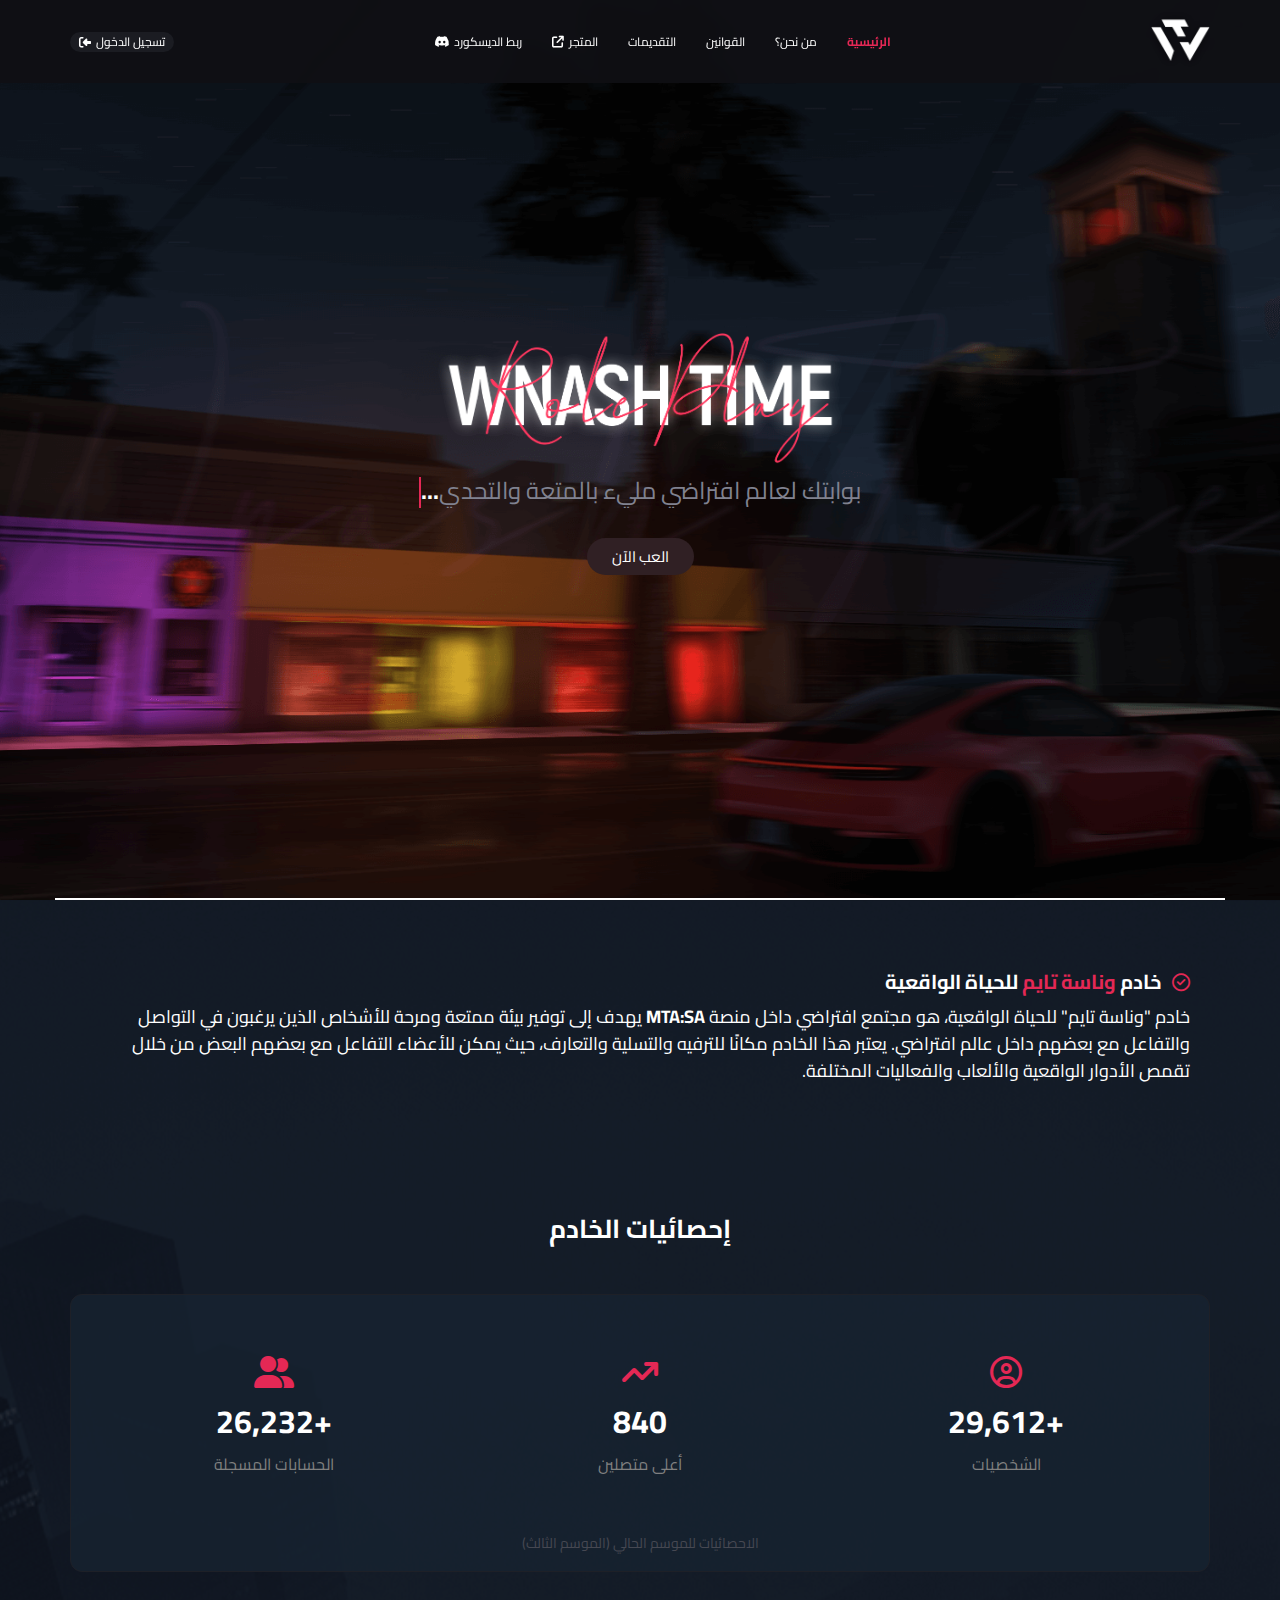
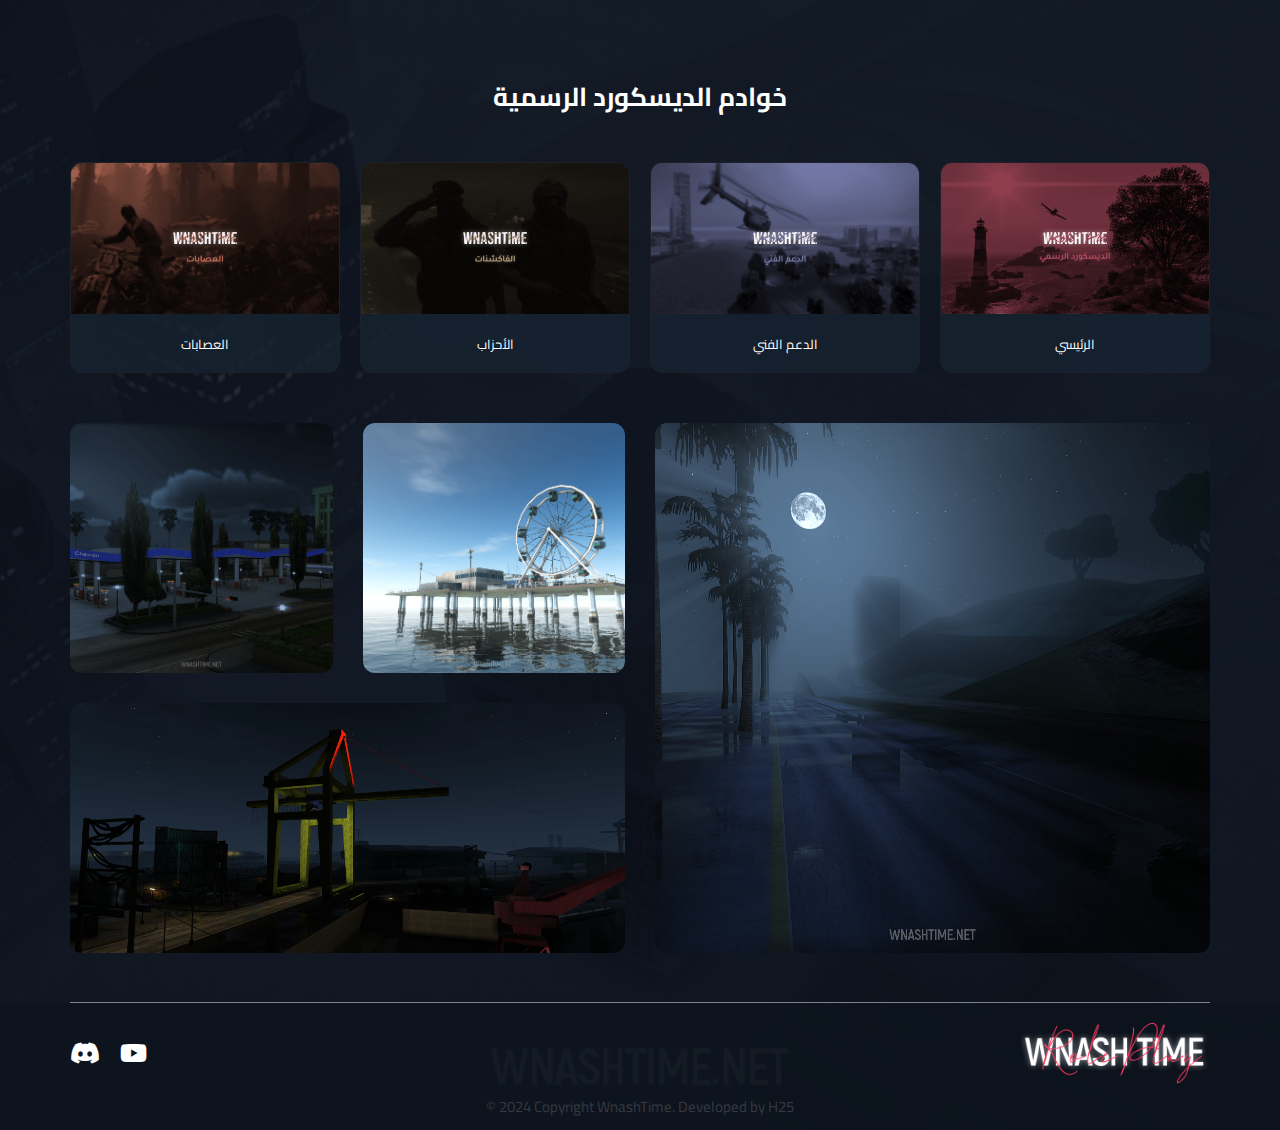
<file: index.html>
<!DOCTYPE html>
<html lang="en" dir="ltr">
  <head>
    <meta charset="UTF-8">
    <meta name="viewport" content="width=device-width, initial-scale=1.0">
    <title>WnashTime | وناسة تايم</title>
    <link rel="shortcut icon" href="images/logo-default.png" type="image/x-icon">
    <meta name="description" content="خادم وناسة تايم للحياة الواقعية، هو مجتمع افتراضي داخل منصة MTA:SA يهدف إلى توفير بيئة ممتعة ومرحة للأشخاص الذين يرغبون في التواصل والتفاعل مع بعضهم البعض داخل عالم إفتراضي.">
    <meta property="og:image" content="https://wnashtime.net/assets/images/webimg.png">
    <meta name="twitter:image" content="https://wnashtime.net/assets/images/webimg.png">
    <link rel="stylesheet" href="css/normalize.css">
    <!-- Font Awesome -->
    <link rel="stylesheet" href="css/all.min.css">
    <link rel="stylesheet" href="css/wnash.css">
    <!-- Google Fonts -->
    <link rel="preconnect" href="https://fonts.googleapis.com">
    <link rel="preconnect" href="https://fonts.gstatic.com" crossorigin>
    <link href="https://fonts.googleapis.com/css2?family=Cairo:wght@200..1000&display=swap" rel="stylesheet">
  </head>
  <body>
    <!-- Header -->
    <header>
      <div class="container">
        <a href="index.html">
          <img src="images/logo-default.png" alt="">
        </a>
        <nav>
          <i class="fa-solid fa-bars toggle-menu"></i>
          <ul>
            <li>
              <a class="active" href="index.html">الرئيسية</a>
            </li>
            <li>
              <a href="#about-us">من نحن؟</a>
            </li>
            <li>
              <a href="rules.html">القوانين</a>
            </li>
            <li>
              <a href="applications.html">التقديمات</a>
            </li>
            <li>
              <a href="https://wnashtime.tranzur.com/" target="_blank">المتجر<i class="fa-solid fa-arrow-up-right-from-square"></i></a>
            </li>
            <li>
              <a href="link-discord.html">ربط الديسكورد<i class="fa-brands fa-discord"></i></a>
            </li>
            <li class="login-mobile">
              <a href="https://discord.com/login">تسجيل الدخول<i class="fa-solid fa-right-to-bracket"></i></a>
            </li>
          </ul>
        </nav>
        <a class="login" href="https://discord.com/login">تسجيل الدخول<i class="fa-solid fa-right-to-bracket"></i></a>
      </div>
    </header>
    <!-- End Header -->
    <!-- Landing -->
    <div class="landing">
      <div class="container">
        <div class="text">
          <img src="images/logo-name.png" alt="">
          <div class="typing">
            <p>بوابتك لعالم افتراضي مليء بالمتعة والتحدي<span>...</span></p>
          </div>
          <button>العب الآن</button>
        </div>
      </div>
    </div>
    <!-- End Landing -->
    <div class="main-content">
    <!-- Info -->
    <div class="about-us" id="about-us">
      <div class="container">
        <div class="content">
          <h3><i class="fa-regular fa-circle-check"></i>خادم <span>وناسة تايم</span> للحياة الواقعية</h3>
          <p>خادم "وناسة تايم" للحياة الواقعية، هو مجتمع افتراضي داخل منصة <span>MTA:SA</span> يهدف إلى توفير بيئة ممتعة ومرحة للأشخاص الذين يرغبون في التواصل والتفاعل مع بعضهم داخل عالم افتراضي. يعتبر هذا الخادم مكانًا للترفيه والتسلية والتعارف، حيث يمكن للأعضاء التفاعل مع بعضهم البعض من خلال تقمص الأدوار الواقعية والألعاب والفعاليات المختلفة.</p>
        </div>
      </div>
    </div>
    <!-- End Info -->
    <!-- Stats -->
    <div class="stats">
      <h2 class="main-title">إحصائيات الخادم</h2>
      <div class="container">
        <div class="content">
          <div class="box">
            <i class="fa-regular fa-circle-user"></i>
            <span class="number">+29,612</span>
            <span class="label">الشخصيات</span>
          </div>
          <div class="box">
            <i class="fa-solid fa-arrow-trend-up"></i>
            <span class="number">840</span>
            <span class="label">أعلى متصلين</span>
          </div>
          <div class="box">
            <i class="fa-solid fa-user-group"></i>
            <span class="number">+26,232</span>
            <span class="label">الحسابات المسجلة</span>
          </div>
          <div class="stats-label">الاحصائيات للموسم الحالي (الموسم الثالث)</div>
        </div>
      </div>
    </div>
    <!-- End Stats -->
    <!-- Discord Servers -->
    <div class="discord-servers">
      <h2 class="main-title">خوادم الديسكورد الرسمية</h2>
      <div class="container">
        <div class="server">
          <a href="#">
            <div class="image">
              <img src="images/main.png" alt="">
            </div>
            <div class="title">
              الرئيسي
            </div>
          </a>
        </div>
        <div class="server">
          <a href="#">
            <div class="image">
              <img src="images/support.png" alt="">
            </div>
            <div class="title">
              الدعم الفني
            </div>
          </a>
        </div>
        <div class="server">
          <a href="#">
            <div class="image">
              <img src="images/factions.png" alt="">
            </div>
            <div class="title">
              الأحزاب
            </div>
          </a>
        </div>
        <div class="server">
          <a href="#">
            <div class="image">
              <img src="images/gangs.png" alt="">
            </div>
            <div class="title">
              العصابات
            </div>
          </a>
        </div>
      </div>
    </div>
    <!-- End Discord Servers  -->
    <!-- Gallery -->
    <div class="gallery">
      <div class="container">
        <div class="box"></div>
        <div class="box"></div>
        <div class="box"></div>
        <div class="box"></div>
      </div>
    </div>
    <!-- End Gallery -->
    <!-- Footer -->
    <footer>
      <div class="container">
        <a href="index.html">
          <img src="images/logo-name.png" alt="">
        </a>
        <ul class="social">
          <li>
            <a href="https://www.youtube.com/@wnashtimeroleplay3990" target="_blank"><i class="fa-brands fa-youtube"></i></a>
          </li>
          <li>
            <a href="https://discord.com/invite/wnashtime" target="_blank"><i class="fa-brands fa-discord"></i></a>
          </li>
        </ul>
        <p>&copy; 2024 Copyright WnashTime. Developed by H25</p>
      </div>
    </footer>
    <!-- End Footer -->
  </div>
  </body>
</html>
</file>
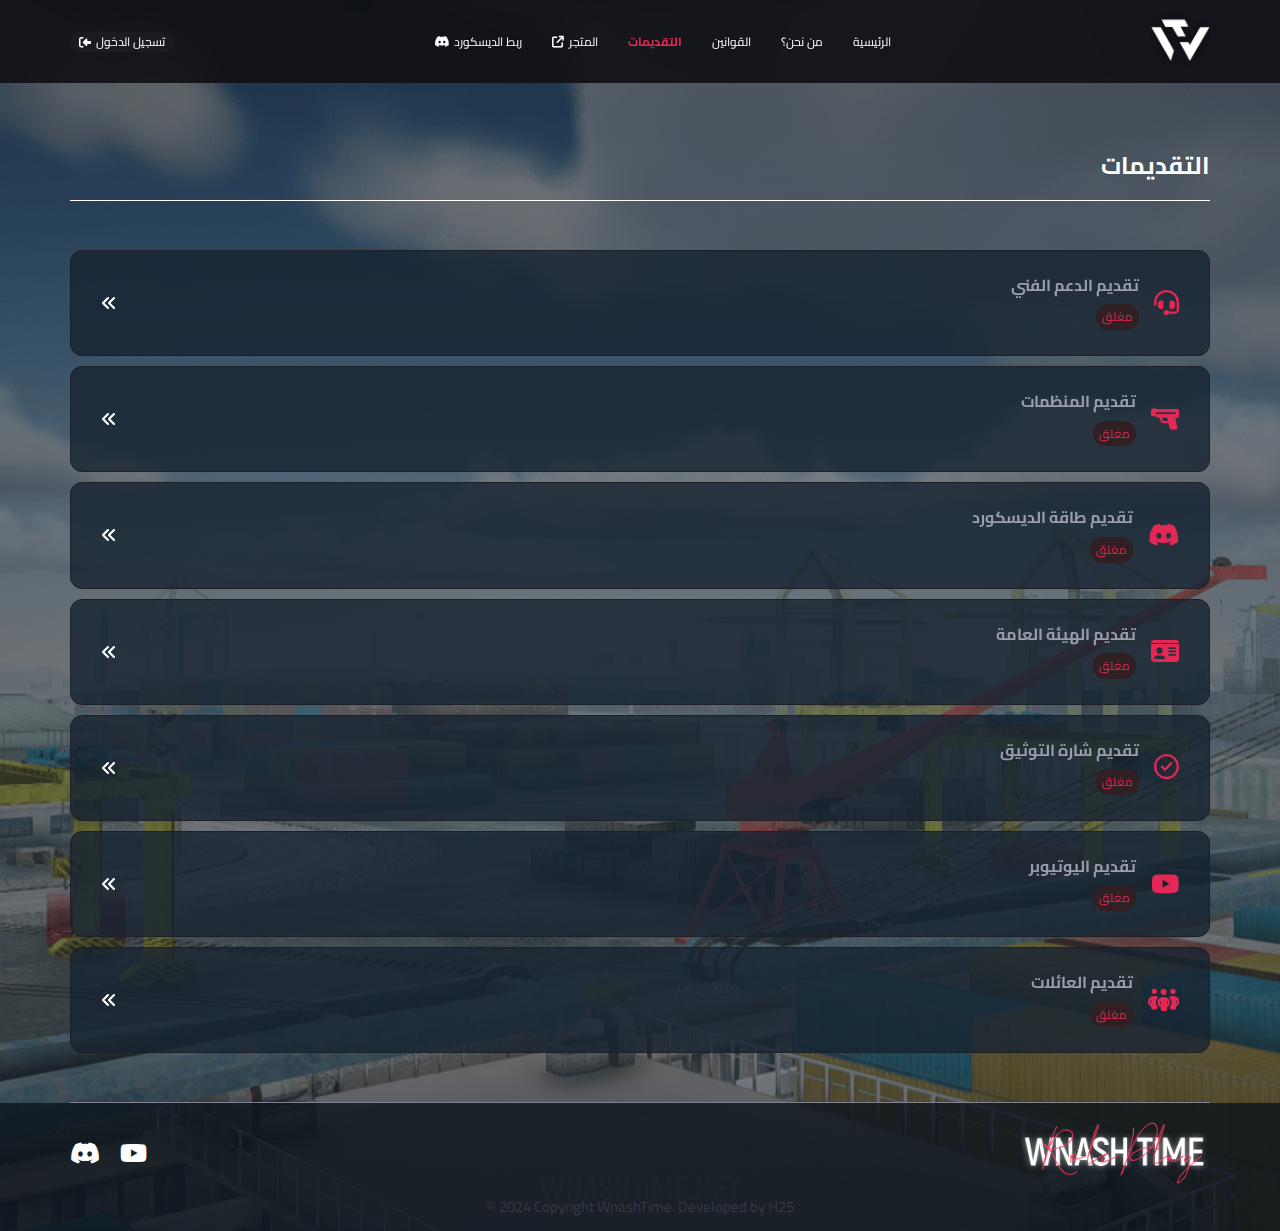
<file: applications.html>
<!DOCTYPE html>
<html lang="en" dir="ltr">
  <head>
    <meta charset="UTF-8">
    <meta name="viewport" content="width=device-width, initial-scale=1.0">
    <title>وناسة تايم | التقديمات</title>
    <link rel="shortcut icon" href="images/logo-default.png" type="image/x-icon">
    <meta name="description" content="خادم وناسة تايم للحياة الواقعية، هو مجتمع افتراضي داخل منصة MTA:SA يهدف إلى توفير بيئة ممتعة ومرحة للأشخاص الذين يرغبون في التواصل والتفاعل مع بعضهم البعض داخل عالم إفتراضي.">
    <meta property="og:image" content="https://wnashtime.net/assets/images/webimg.png">
    <meta name="twitter:image" content="https://wnashtime.net/assets/images/webimg.png">
    <link rel="stylesheet" href="css/normalize.css">
    <!-- Font Awesome -->
    <link rel="stylesheet" href="css/all.min.css">
    <link rel="stylesheet" href="css/wnash.css">
    <!-- Google Fonts -->
    <link rel="preconnect" href="https://fonts.googleapis.com">
    <link rel="preconnect" href="https://fonts.gstatic.com" crossorigin>
    <link href="https://fonts.googleapis.com/css2?family=Cairo:wght@200..1000&display=swap" rel="stylesheet">
  </head>
  <body class="applications-page">
    <!-- Header -->
    <header>
      <div class="container">
        <a href="index.html">
          <img src="images/logo-default.png" alt="">
        </a>
        <nav>
          <i class="fa-solid fa-bars toggle-menu"></i>
          <ul>
            <li>
              <a href="index.html">الرئيسية</a>
            </li>
            <li>
              <a href="index.html">من نحن؟</a>
            </li>
            <li>
              <a href="rules.html">القوانين</a>
            </li>
            <li>
              <a class="active" href="applications.html">التقديمات</a>
            </li>
            <li>
              <a href="https://wnashtime.tranzur.com/" target="_blank">المتجر<i class="fa-solid fa-arrow-up-right-from-square"></i></a>
            </li>
            <li>
              <a href="link-discord.html">ربط الديسكورد<i class="fa-brands fa-discord"></i></a>
            </li>
            <li class="login-mobile">
              <a href="https://discord.com/login">تسجيل الدخول<i class="fa-solid fa-right-to-bracket"></i></a>
            </li>
          </ul>
        </nav>
        <a class="login" href="https://discord.com/login">تسجيل الدخول<i class="fa-solid fa-right-to-bracket"></i></a>
      </div>
    </header>
    <!-- End Header -->
    <!-- Landing -->
    <div class="landing-applications">
      <div class="container">
        <h2>التقديمات</h2>
      </div>
    </div>
    <!-- End Landing -->
    <!-- Applications -->
    <div class="applications">
      <div class="container">
        <div class="application">
          <div class="text">
            <i class="fa-solid fa-headset"></i>
            <div class="info">
              <h4>تقديم الدعم الفني</h4>
              <span>مغلق</span>
            </div>
          </div>
          <i class="fa-solid fa-angles-left"></i>
        </div>
        <div class="application">
          <div class="text">
            <i class="fa-solid fa-gun"></i>
            <div class="info">
              <h4>تقديم المنظمات</h4>
              <span>مغلق</span>
            </div>
          </div>
          <i class="fa-solid fa-angles-left"></i>
        </div>
        <div class="application">
          <div class="text">
            <i class="fa-brands fa-discord"></i>
            <div class="info">
              <h4>تقديم طاقة الديسكورد</h4>
              <span>مغلق</span>
            </div>
          </div>
          <i class="fa-solid fa-angles-left"></i>
        </div>
        <div class="application">
          <div class="text">
            <i class="fa-solid fa-id-card"></i>
            <div class="info">
              <h4>تقديم الهيئة العامة</h4>
              <span>مغلق</span>
            </div>
          </div>
          <i class="fa-solid fa-angles-left"></i>
        </div>
        <div class="application">
          <div class="text">
            <i class="fa-regular fa-circle-check"></i>
            <div class="info">
              <h4>تقديم شارة التوثيق</h4>
              <span>مغلق</span>
            </div>
          </div>
          <i class="fa-solid fa-angles-left"></i>
        </div>
        <div class="application">
          <div class="text">
            <i class="fa-brands fa-youtube"></i>
            <div class="info">
              <h4>تقديم اليوتيوبر</h4>
              <span>مغلق</span>
            </div>
          </div>
          <i class="fa-solid fa-angles-left"></i>
        </div>
        <div class="application">
          <div class="text">
            <i class="fa-solid fa-people-group"></i>
            <div class="info">
              <h4>تقديم العائلات</h4>
              <span>مغلق</span>
            </div>
          </div>
          <i class="fa-solid fa-angles-left"></i>
        </div>
      </div>
    </div>
    <!-- End Applications -->
    <!-- Footer -->
    <footer>
      <div class="container">
        <a href="index.html">
          <img src="images/logo-name.png" alt="">
        </a>
        <ul class="social">
          <li>
            <a href="https://www.youtube.com/@wnashtimeroleplay3990" target="_blank"><i class="fa-brands fa-youtube"></i></a>
          </li>
          <li>
            <a href="https://discord.com/invite/wnashtime" target="_blank"><i class="fa-brands fa-discord"></i></a>
          </li>
        </ul>
        <p>&copy; 2024 Copyright WnashTime. Developed by H25</p>
      </div>
    </footer>
    <!-- End Footer -->
  </body>
</html>
</file>
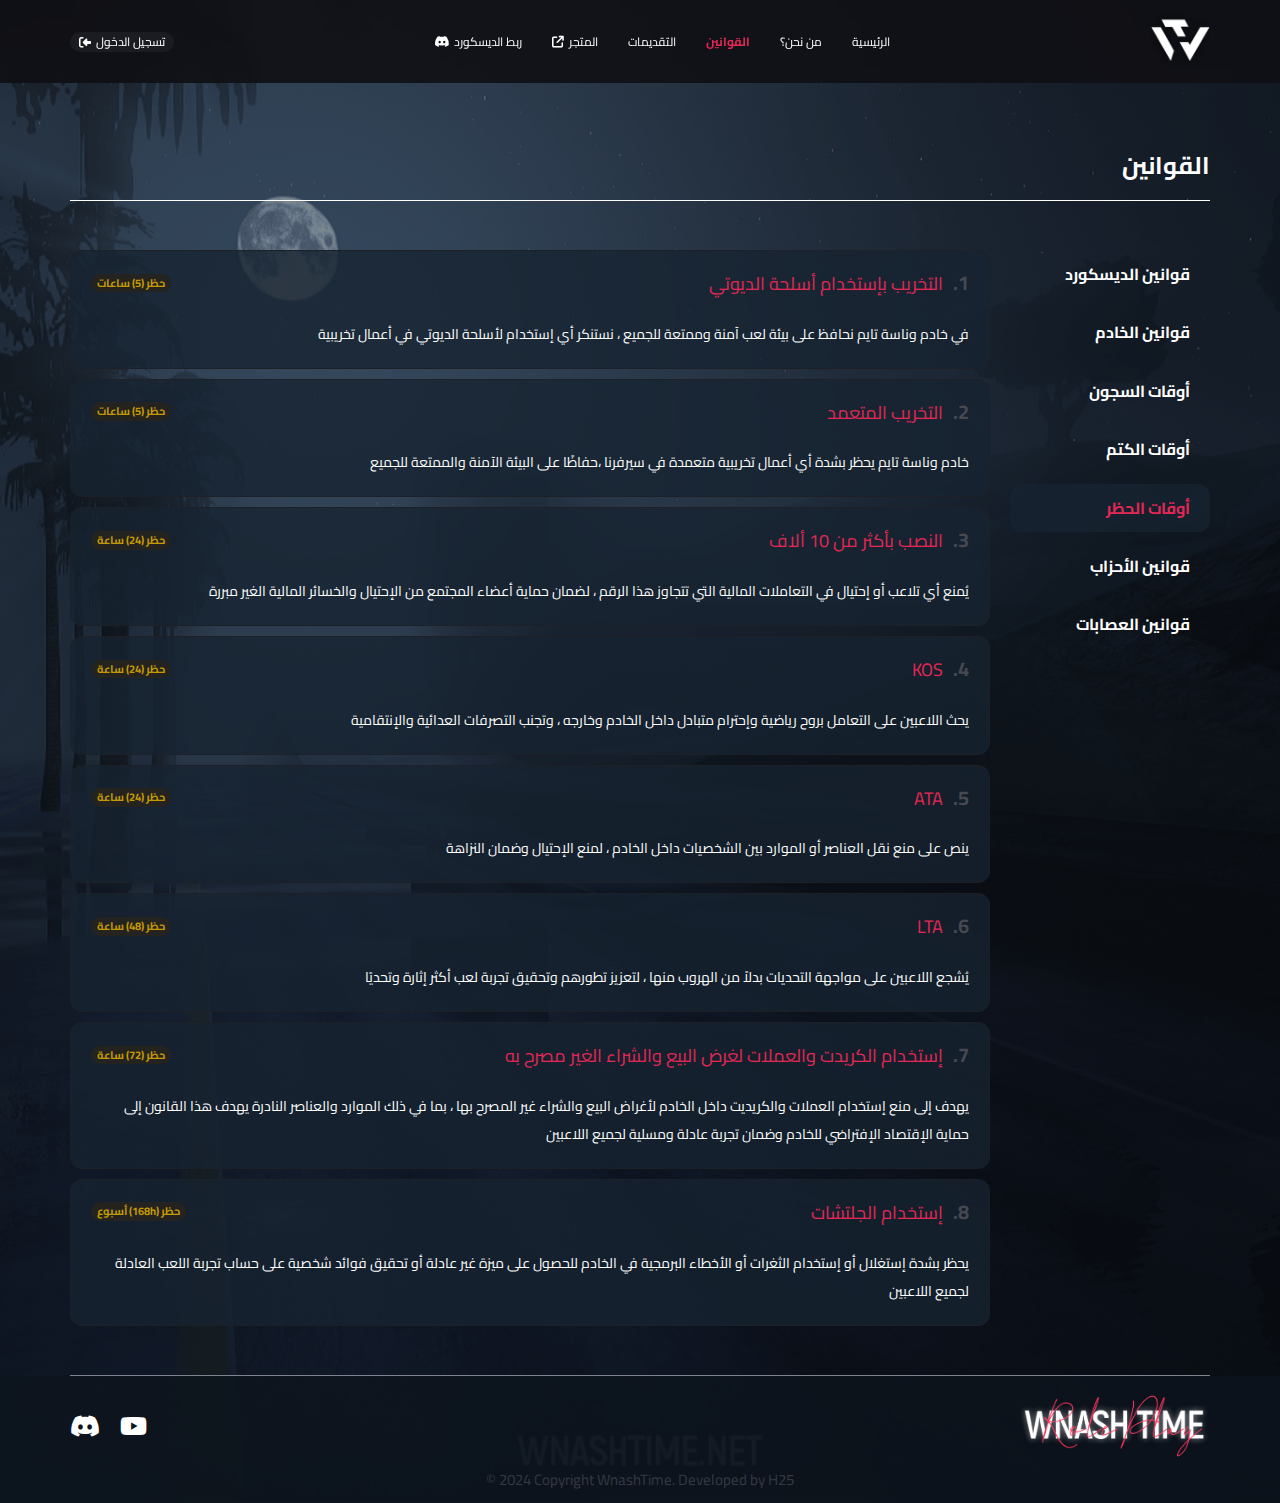
<file: ban-times.html>
<!DOCTYPE html>
<html lang="en" dir="ltr">
  <head>
    <meta charset="UTF-8">
    <meta name="viewport" content="width=device-width, initial-scale=1.0">
    <title>وناسة تايم | أوقات الحظر</title>
    <link rel="shortcut icon" href="images/logo-default.png" type="image/x-icon">
    <meta name="description" content="خادم وناسة تايم للحياة الواقعية، هو مجتمع افتراضي داخل منصة MTA:SA يهدف إلى توفير بيئة ممتعة ومرحة للأشخاص الذين يرغبون في التواصل والتفاعل مع بعضهم البعض داخل عالم إفتراضي.">
    <meta property="og:image" content="https://wnashtime.net/assets/images/webimg.png">
    <meta name="twitter:image" content="https://wnashtime.net/assets/images/webimg.png">
    <link rel="stylesheet" href="css/normalize.css">
    <!-- Font Awesome -->
    <link rel="stylesheet" href="css/all.min.css">
    <link rel="stylesheet" href="css/wnash.css">
    <!-- Google Fonts -->
    <link rel="preconnect" href="https://fonts.googleapis.com">
    <link rel="preconnect" href="https://fonts.gstatic.com" crossorigin>
    <link href="https://fonts.googleapis.com/css2?family=Cairo:wght@200..1000&display=swap" rel="stylesheet">
  </head>
  <body class="rules-page">
    <!-- Header -->
    <header>
      <div class="container">
        <a href="index.html">
          <img src="images/logo-default.png" alt="">
        </a>
        <nav>
          <i class="fa-solid fa-bars toggle-menu"></i>
          <ul>
            <li>
              <a href="index.html">الرئيسية</a>
            </li>
            <li>
              <a href="index.html">من نحن؟</a>
            </li>
            <li>
              <a class="active" href="rules.html">القوانين</a>
            </li>
            <li>
              <a href="applications.html">التقديمات</a>
            </li>
            <li>
              <a href="https://wnashtime.tranzur.com/" target="_blank">المتجر<i class="fa-solid fa-arrow-up-right-from-square"></i></a>
            </li>
            <li>
              <a href="link-discord.html">ربط الديسكورد<i class="fa-brands fa-discord"></i></a>
            </li>
            <li class="login-mobile">
              <a href="https://discord.com/login">تسجيل الدخول<i class="fa-solid fa-right-to-bracket"></i></a>
            </li>
          </ul>
        </nav>
        <a class="login" href="https://discord.com/login">تسجيل الدخول<i class="fa-solid fa-right-to-bracket"></i></a>
      </div>
    </header>
    <!-- End Header -->
    <!-- Landing -->
    <div class="landing-rules">
      <div class="container">
        <h2>القوانين</h2>
      </div>
    </div>
    <!-- End Landing -->
    <!-- Rules -->
    <div class="rules">
      <div class="container">
        <aside>
          <ul>
            <li>
              <a href="rules.html">قوانين الديسكورد</a>
            </li>
            <li>
              <a href="server-rules.html">قوانين الخادم</a>
            </li>
            <li>
              <a href="jail-times.html">أوقات السجون</a>
            </li>
            <li>
              <a href="mute-times.html">أوقات الكتم</a>
            </li>
            <li>
              <a class="active" href="ban-times.html">أوقات الحظر</a>
            </li>
            <li>
              <a href="factions-rules.html">قوانين الأحزاب</a>
            </li>
            <li>
              <a href="gangs-rules.html">قوانين العصابات</a>
            </li>
          </ul>
        </aside>
        <main>
          <div class="rule">
            <div class="title">
              <h4>التخريب بإستخدام أسلحة الديوتي</h4>
              <span>حظر (5) ساعات</span>
            </div>
            <div class="info">
              <p>في خادم وناسة تايم نحافظ على بيئة لعب آمنة وممتعة للجميع ، نستنكر أي إستخدام لأسلحة الديوتي في أعمال تخريبية</p>
            </div>
          </div>
          <div class="rule">
            <div class="title">
              <h4>التخريب المتعمد</h4>
              <span>حظر (5) ساعات</span>
            </div>
            <div class="info">
              <p>خادم وناسة تايم يحظر بشدة أي أعمال تخريبية متعمدة في سيرفرنا ،حفاظًا على البيئة الآمنة والممتعة للجميع</p>
            </div>
          </div>
          <div class="rule">
            <div class="title">
              <h4>النصب بأكثر من 10 ألاف</h4>
              <span>حظر (24) ساعة</span>
            </div>
            <div class="info">
              <p>
                يُمنع أي تلاعب أو إحتيال في التعاملات المالية التي تتجاوز هذا الرقم ، لضمان حماية أعضاء المجتمع من الإحتيال والخسائر المالية الغير مبررة</p>
            </div>
          </div>
          <div class="rule">
            <div class="title">
              <h4>KOS</h4>
              <span>حظر (24) ساعة</span>
            </div>
            <div class="info">
              <p>يحث اللاعبين على التعامل بروح رياضية وإحترام متبادل داخل الخادم وخارجه ، وتجنب التصرفات العدائية والإنتقامية</p>
            </div>
          </div>
          <div class="rule">
            <div class="title">
              <h4>ATA</h4>
              <span>حظر (24) ساعة</span>
            </div>
            <div class="info">
              <p>ينص على منع نقل العناصر أو الموارد بين الشخصيات داخل الخادم ، لمنع الإحتيال وضمان النزاهة</p>
            </div>
          </div>
          <div class="rule">
            <div class="title">
              <h4>LTA</h4>
              <span>حظر (48) ساعة</span>
            </div>
            <div class="info">
              <p>يُشجع اللاعبين على مواجهة التحديات بدلاً من الهروب منها ، لتعزيز تطورهم وتحقيق تجربة لعب أكثر إثارة وتحديًا</p>
            </div>
          </div>
          <div class="rule">
            <div class="title">
              <h4>إستخدام الكريدت والعملات لغرض البيع والشراء الغير مصرح به</h4>
              <span>حظر (72) ساعة</span>
            </div>
            <div class="info">
              <p>يهدف إلى منع إستخدام العملات والكريديت داخل الخادم لأغراض البيع والشراء غير المصرح بها ، بما في ذلك الموارد والعناصر النادرة يهدف هذا القانون إلى حماية الإقتصاد الإفتراضي للخادم وضمان تجربة عادلة ومسلية لجميع اللاعبين</p>
            </div>
          </div>
          <div class="rule">
            <div class="title">
              <h4>إستخدام الجلتشات</h4>
              <span>حظر (168h) أسبوع</span>
            </div>
            <div class="info">
              <p>
                يحظر بشدة إستغلال أو إستخدام الثغرات أو الأخطاء البرمجية في الخادم للحصول على ميزة غير عادلة أو تحقيق فوائد شخصية على حساب تجربة اللعب العادلة لجميع اللاعبين</p>
            </div>
          </div>
        </main>
      </div>
    </div>
    <!-- End Rules -->
    <!-- Footer -->
    <footer>
      <div class="container">
        <a href="index.html">
          <img src="images/logo-name.png" alt="">
        </a>
        <ul class="social">
          <li>
            <a href="https://www.youtube.com/@wnashtimeroleplay3990" target="_blank"><i class="fa-brands fa-youtube"></i></a>
          </li>
          <li>
            <a href="https://discord.com/invite/wnashtime" target="_blank"><i class="fa-brands fa-discord"></i></a>
          </li>
        </ul>
        <p>&copy; 2024 Copyright WnashTime. Developed by H25</p>
      </div>
    </footer>
    <!-- End Footer -->
  </body>
</html>
</file>
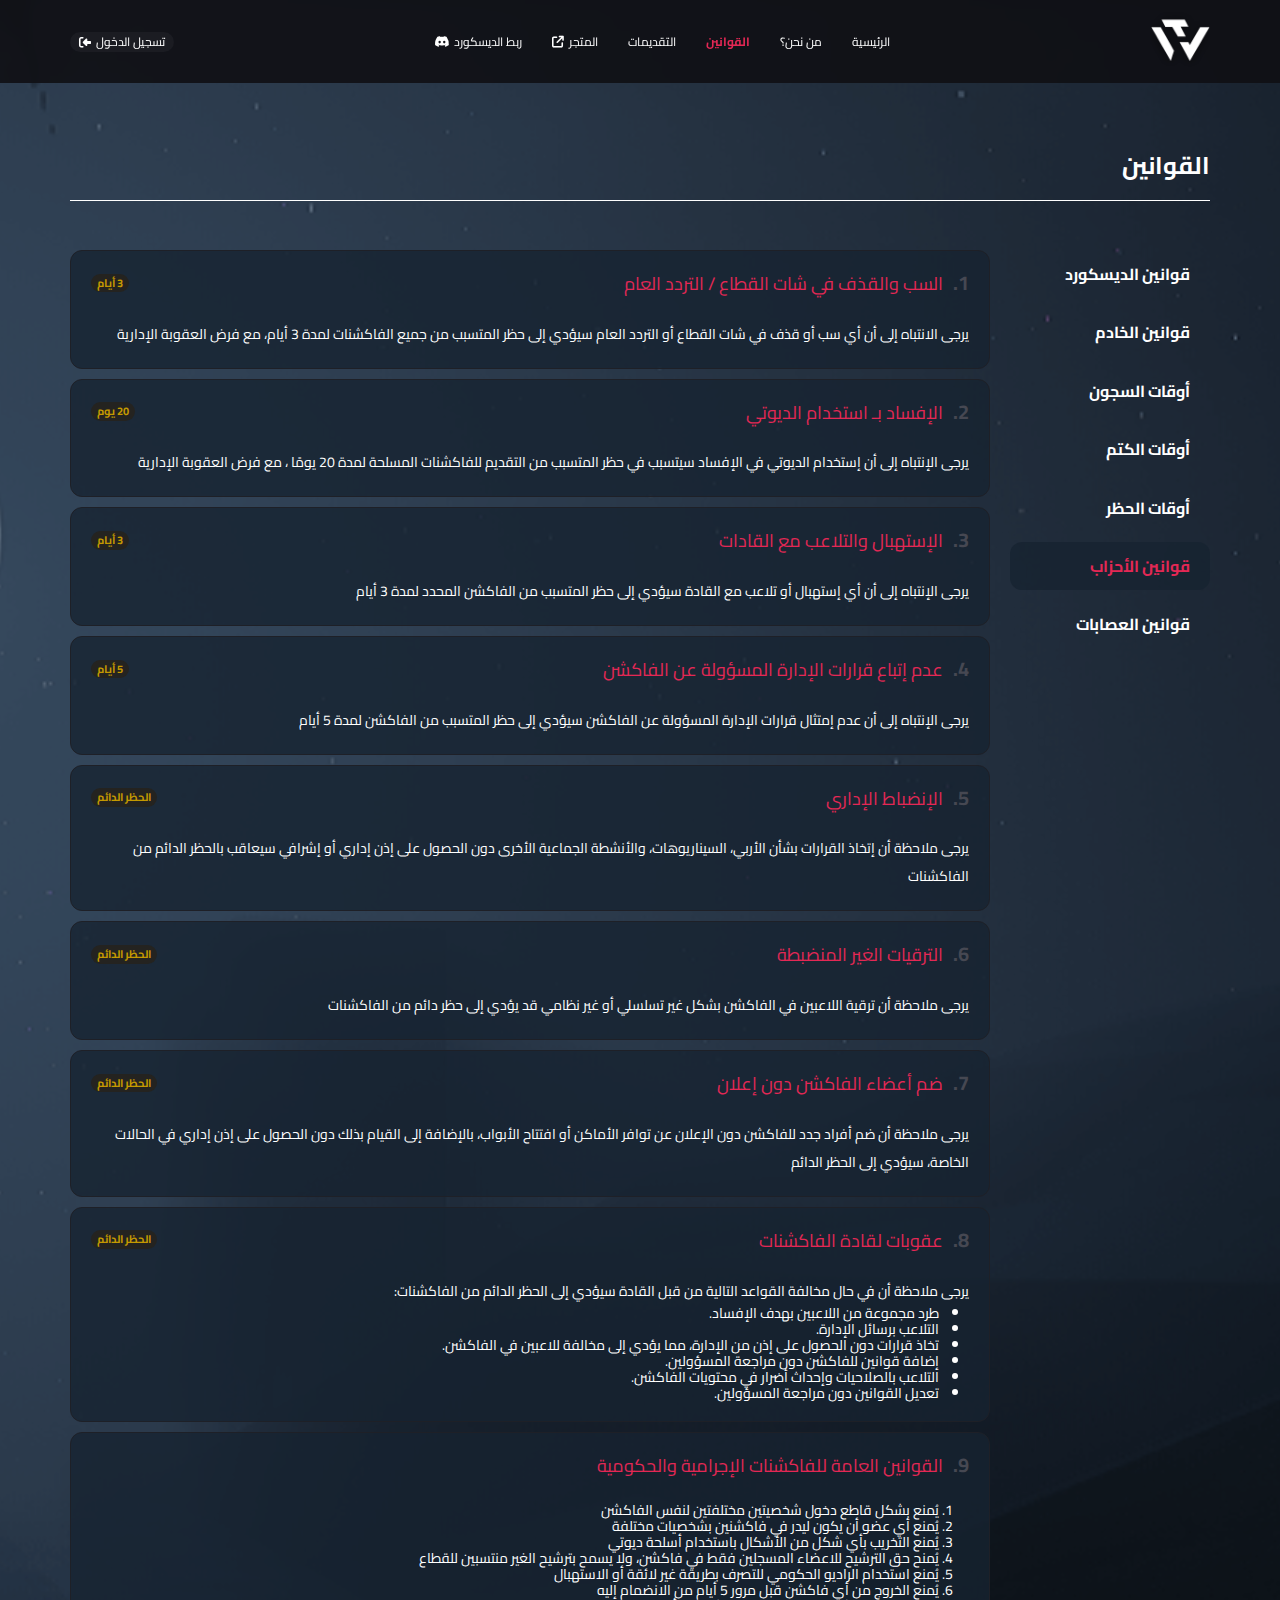
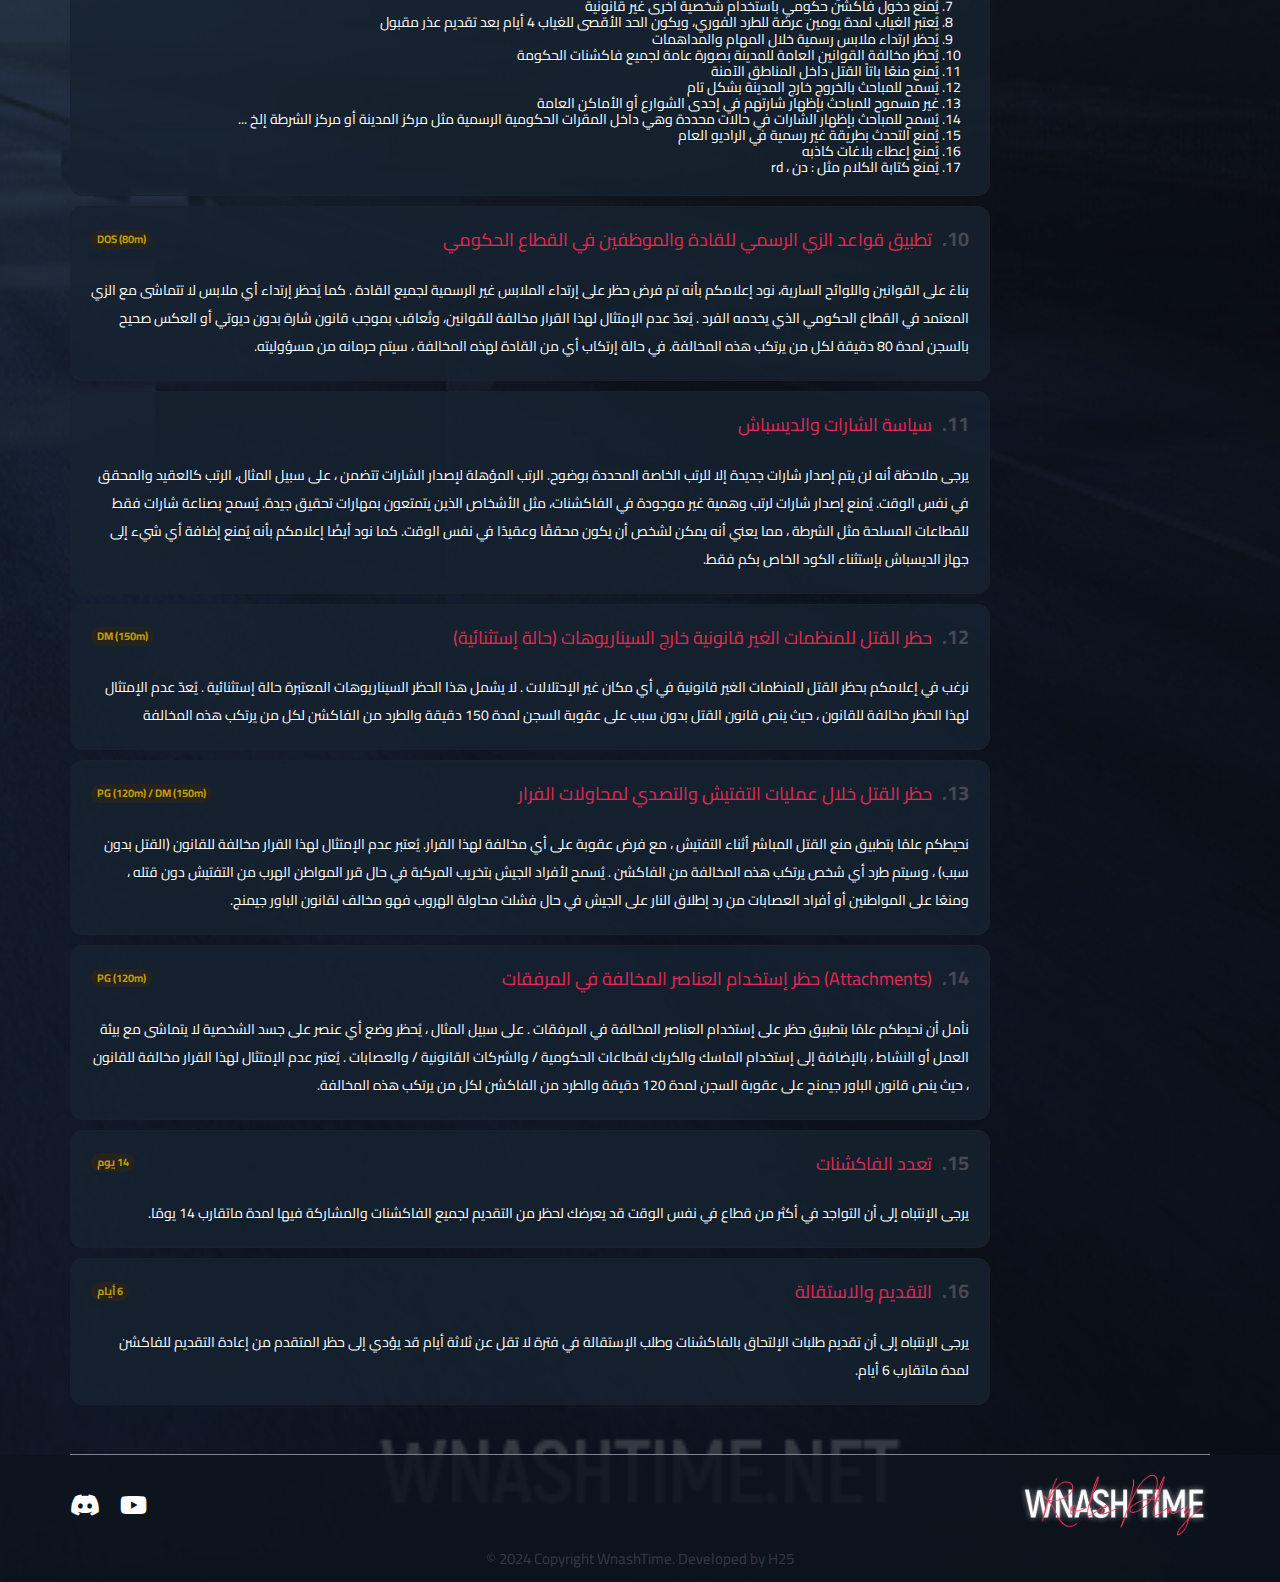
<file: factions-rules.html>
<!DOCTYPE html>
<html lang="en" dir="ltr">
  <head>
    <meta charset="UTF-8">
    <meta name="viewport" content="width=device-width, initial-scale=1.0">
    <title>وناسة تايم | قوانين الأحزاب</title>
    <link rel="shortcut icon" href="images/logo-default.png" type="image/x-icon">
    <meta name="description" content="خادم وناسة تايم للحياة الواقعية، هو مجتمع افتراضي داخل منصة MTA:SA يهدف إلى توفير بيئة ممتعة ومرحة للأشخاص الذين يرغبون في التواصل والتفاعل مع بعضهم البعض داخل عالم إفتراضي.">
    <meta property="og:image" content="https://wnashtime.net/assets/images/webimg.png">
    <meta name="twitter:image" content="https://wnashtime.net/assets/images/webimg.png">
    <link rel="stylesheet" href="css/normalize.css">
    <!-- Font Awesome -->
    <link rel="stylesheet" href="css/all.min.css">
    <link rel="stylesheet" href="css/wnash.css">
    <!-- Google Fonts -->
    <link rel="preconnect" href="https://fonts.googleapis.com">
    <link rel="preconnect" href="https://fonts.gstatic.com" crossorigin>
    <link href="https://fonts.googleapis.com/css2?family=Cairo:wght@200..1000&display=swap" rel="stylesheet">
  </head>
  <body class="rules-page">
    <!-- Header -->
    <header>
      <div class="container">
        <a href="index.html">
          <img src="images/logo-default.png" alt="">
        </a>
        <nav>
          <i class="fa-solid fa-bars toggle-menu"></i>
          <ul>
            <li>
              <a href="index.html">الرئيسية</a>
            </li>
            <li>
              <a href="index.html">من نحن؟</a>
            </li>
            <li>
              <a class="active" href="rules.html">القوانين</a>
            </li>
            <li>
              <a href="applications.html">التقديمات</a>
            </li>
            <li>
              <a href="https://wnashtime.tranzur.com/" target="_blank">المتجر<i class="fa-solid fa-arrow-up-right-from-square"></i></a>
            </li>
            <li>
              <a href="link-discord.html">ربط الديسكورد<i class="fa-brands fa-discord"></i></a>
            </li>
            <li class="login-mobile">
              <a href="https://discord.com/login">تسجيل الدخول<i class="fa-solid fa-right-to-bracket"></i></a>
            </li>
          </ul>
        </nav>
        <a class="login" href="https://discord.com/login">تسجيل الدخول<i class="fa-solid fa-right-to-bracket"></i></a>
      </div>
    </header>
    <!-- End Header -->
    <!-- Landing -->
    <div class="landing-rules">
      <div class="container">
        <h2>القوانين</h2>
      </div>
    </div>
    <!-- End Landing -->
    <!-- Rules -->
    <div class="rules">
      <div class="container">
        <aside>
          <ul>
            <li>
              <a href="rules.html">قوانين الديسكورد</a>
            </li>
            <li>
              <a href="server-rules.html">قوانين الخادم</a>
            </li>
            <li>
              <a href="jail-times.html">أوقات السجون</a>
            </li>
            <li>
              <a href="mute-times.html">أوقات الكتم</a>
            </li>
            <li>
              <a href="ban-times.html">أوقات الحظر</a>
            </li>
            <li>
              <a class="active" href="factions-rules.html">قوانين الأحزاب</a>
            </li>
            <li>
              <a href="gangs-rules.html">قوانين العصابات</a>
            </li>
          </ul>
        </aside>
        <main>
          <div class="rule">
            <div class="title">
              <h4>السب والقذف في شات القطاع / التردد العام</h4>
              <span>3 أيام</span>
            </div>
            <div class="info">
              <p>يرجى الانتباه إلى أن أي سب أو قذف في شات القطاع أو التردد العام سيؤدي إلى حظر المتسبب من جميع الفاكشنات لمدة 3 أيام، مع فرض العقوبة الإدارية</p>
            </div>
          </div>
          <div class="rule">
            <div class="title">
              <h4>الإفساد بـ استخدام الديوتي</h4>
              <span>20 يوم</span>
            </div>
            <div class="info">
              <p>يرجى الإنتباه إلى أن إستخدام الديوتي في الإفساد سيتسبب في حظر المتسبب من التقديم للفاكشنات المسلحة لمدة 20 يومًا ، مع فرض العقوبة الإدارية</p>
            </div>
          </div>
          <div class="rule">
            <div class="title">
              <h4>الإستهبال والتلاعب مع القادات</h4>
              <span>3 أيام</span>
            </div>
            <div class="info">
              <p>يرجى الإنتباه إلى أن أي إستهبال أو تلاعب مع القادة سيؤدي إلى حظر المتسبب من الفاكشن المحدد لمدة 3 أيام</p>
            </div>
          </div>
          <div class="rule">
            <div class="title">
              <h4>عدم إتباع قرارات الإدارة المسؤولة عن الفاكشن</h4>
              <span>5 أيام</span>
            </div>
            <div class="info">
              <p>يرجى الإنتباه إلى أن عدم إمتثال قرارات الإدارة المسؤولة عن الفاكشن سيؤدي إلى حظر المتسبب من الفاكشن لمدة 5 أيام</p>
            </div>
          </div>
          <div class="rule">
            <div class="title">
              <h4>الإنضباط الإداري</h4>
              <span>الحظر الدائم</span>
            </div>
            <div class="info">
              <p>يرجى ملاحظة أن إتخاذ القرارات بشأن الأربي، السيناريوهات، والأنشطة الجماعية الأخرى دون الحصول على إذن إداري أو إشرافي سيعاقب بالحظر الدائم من الفاكشنات</p>
            </div>
          </div>
          <div class="rule">
            <div class="title">
              <h4>الترقيات الغير المنضبطة</h4>
              <span>الحظر الدائم</span>
            </div>
            <div class="info">
              <p>يرجى ملاحظة أن ترقية اللاعبين في الفاكشن بشكل غير تسلسلي أو غير نظامي قد يؤدي إلى حظر دائم من الفاكشنات</p>
            </div>
          </div>
          <div class="rule">
            <div class="title">
              <h4>ضم أعضاء الفاكشن دون إعلان</h4>
              <span>الحظر الدائم</span>
            </div>
            <div class="info">
              <p>يرجى ملاحظة أن ضم أفراد جدد للفاكشن دون الإعلان عن توافر الأماكن أو افتتاح الأبواب، بالإضافة إلى القيام بذلك دون الحصول على إذن إداري في الحالات الخاصة، سيؤدي إلى الحظر الدائم</p>
            </div>
          </div>
          <div class="rule">
            <div class="title">
              <h4>عقوبات لقادة الفاكشنات</h4>
              <span>الحظر الدائم</span>
            </div>
            <div class="info">
              <p>يرجى ملاحظة أن في حال مخالفة القواعد التالية من قبل القادة سيؤدي إلى الحظر الدائم من الفاكشنات:</p>
              <ul>
                <li>طرد مجموعة من اللاعبين بهدف الإفساد.</li>
                <li>التلاعب برسائل الإدارة.</li>
                <li>تخاذ قرارات دون الحصول على إذن من الإدارة، مما يؤدي إلى مخالفة للاعبين في الفاكشن.</li>
                <li>إضافة قوانين للفاكشن دون مراجعة المسؤولين.</li>
                <li>التلاعب بالصلاحيات وإحداث أضرار في محتويات الفاكشن.</li>
                <li>تعديل القوانين دون مراجعة المسؤولين.</li>
              </ul>
            </div>
          </div>
          <div class="rule">
            <div class="title">
              <h4>القوانين العامة للفاكشنات الإجرامية والحكومية</h4>
            </div>
            <div class="info">
              <ol>
                <li>يُمنع بشكل قاطع دخول شخصيتين مختلفتين لنفس الفاكشن</li>
                <li>يُمنع أي عضو أن يكون ليدر في فاكشنين بشخصيات مختلفة</li>
                <li>يُمنع التخريب بأي شكل من الأشكال باستخدام أسلحة ديوتي</li>
                <li>يُمنح حق الترشيح للاعضاء المسجلين فقط في فاكشن، ولا يسمح بترشيح الغير منتسبين للقطاع</li>
                <li>يُمنع استخدام الراديو الحكومي للتصرف بطريقة غير لائقة أو الاستهبال</li>
                <li>يُمنع الخروج من أي فاكشن قبل مرور 5 أيام من الانضمام إليه</li>
                <li>يُمنع دخول فاكشن حكومي باستخدام شخصية أخرى غير قانونية</li>
                <li>يُعتبر الغياب لمدة يومين عرضة للطرد الفوري، ويكون الحد الأقصى للغياب 4 أيام بعد تقديم عذر مقبول</li>
                <li>يُحظر ارتداء ملابس رسمية خلال المهام والمداهمات</li>
                <li>يُحظر مخالفة القوانين العامة للمدينة بصورة عامة لجميع فاكشنات الحكومة</li>
                <li>يُمنع منعًا باتاً القتل داخل المناطق الآمنة</li>
                <li>يُسمح للمباحث بالخروج خارج المدينة بشكل تام</li>
                <li>غير مسموح للمباحث بإظهار شارتهم في إحدى الشوارع أو الأماكن العامة</li>
                <li>يُسمح للمباحث بإظهار الشارات في حالات محددة وهي داخل المقرات الحكومية الرسمية مثل مركز المدينة أو مركز الشرطة إلخ ...</li>
                <li>يُمنع التحدث بطريقة غير رسمية في الراديو العام</li>
                <li>يُمنع إعطاء بلاغات كاذبه</li>
                <li>يُمنع كتابة الكلام مثل : دن ، rd</li>
              </ol>
            </div>
          </div>
          <div class="rule">
            <div class="title">
              <h4>تطبيق قواعد الزي الرسمي للقادة والموظفين في القطاع الحكومي</h4>
              <span>DOS (80m)</span>
            </div>
            <div class="info">
              <p>بناءً على القوانين واللوائح السارية، نود إعلامكم بأنه تم فرض حظر على إرتداء الملابس غير الرسمية لجميع القادة . كما يُحظر إرتداء أي ملابس لا تتماشى مع الزي المعتمد في القطاع الحكومي الذي يخدمه الفرد . يُعدّ عدم الإمتثال لهذا القرار مخالفة للقوانين، وتُعاقب بموجب قانون شارة بدون ديوتي أو العكس صحيح بالسجن لمدة 80 دقيقة لكل من يرتكب هذه المخالفة. في حالة إرتكاب أي من القادة لهذه المخالفة ، سيتم حرمانه من مسؤوليته.</p>
            </div>
          </div>
          <div class="rule">
            <div class="title">
              <h4>سياسة الشارات والديسباش</h4>
            </div>
            <div class="info">
              <p>يرجى ملاحظة أنه لن يتم إصدار شارات جديدة إلا للرتب الخاصة المحددة بوضوح. الرتب المؤهلة لإصدار الشارات تتضمن ، على سبيل المثال، الرتب كالعقيد والمحقق في نفس الوقت. يُمنع إصدار شارات لرتب وهمية غير موجودة في الفاكشنات، مثل الأشخاص الذين يتمتعون بمهارات تحقيق جيدة. يُسمح بصناعة شارات فقط للقطاعات المسلحة مثل الشرطة ، مما يعني أنه يمكن لشخص أن يكون محققًا وعقيدًا في نفس الوقت. كما نود أيضًا إعلامكم بأنه يُمنع إضافة أي شيء إلى جهاز الديسباش بإستثناء الكود الخاص بكم فقط.</p>
            </div>
          </div>
          <div class="rule">
            <div class="title">
              <h4>حظر القتل للمنظمات الغير قانونية خارج السيناريوهات (حالة إستثنائية)</h4>
              <span>DM (150m)</span>
            </div>
            <div class="info">
              <p>نرغب في إعلامكم بحظر القتل للمنظمات الغير قانونية في أي مكان غير الإحتلالات . لا يشمل هذا الحظر السيناريوهات المعتبرة حالة إستثنائية . يُعدّ عدم الإمتثال لهذا الحظر مخالفة للقانون ، حيث ينص قانون القتل بدون سبب على عقوبة السجن لمدة 150 دقيقة والطرد من الفاكشن لكل من يرتكب هذه المخالفة</p>
            </div>
          </div>
          <div class="rule">
            <div class="title">
              <h4>حظر القتل خلال عمليات التفتيش والتصدي لمحاولات الفرار</h4>
              <span>PG (120m) / DM (150m)</span>
            </div>
            <div class="info">
              <p>نحيطكم علمًا بتطبيق منع القتل المباشر أثناء التفتيش ، مع فرض عقوبة على أي مخالفة لهذا القرار. يُعتبر عدم الإمتثال لهذا القرار مخالفة للقانون (القتل بدون سبب) ، وسيتم طرد أي شخص يرتكب هذه المخالفة من الفاكشن . يُسمح لأفراد الجيش بتخريب المركبة في حال قرر المواطن الهرب من التفتيش دون قتله ، ومنعًا على المواطنين أو أفراد العصابات من رد إطلاق النار على الجيش في حال فشلت محاولة الهروب فهو مخالف لقانون الباور جيمنج.</p>
            </div>
          </div>
          <div class="rule">
            <div class="title">
              <h4>(Attachments) حظر إستخدام العناصر المخالفة في المرفقات</h4>
              <span>PG (120m)</span>
            </div>
            <div class="info">
              <p>نأمل أن نحيطكم علمًا بتطبيق حظر على إستخدام العناصر المخالفة في المرفقات . على سبيل المثال ، يُحظر وضع أي عنصر على جسد الشخصية لا يتماشى مع بيئة العمل أو النشاط ، بالإضافة إلى إستخدام الماسك والكريك لقطاعات الحكومية / والشركات القانونية / والعصابات . يُعتبر عدم الإمتثال لهذا القرار مخالفة للقانون ، حيث ينص قانون الباور جيمنج على عقوبة السجن لمدة 120 دقيقة والطرد من الفاكشن لكل من يرتكب هذه المخالفة.</p>
            </div>
          </div>
          <div class="rule">
            <div class="title">
              <h4>تعدد الفاكشنات</h4>
              <span>14 يوم</span>
            </div>
            <div class="info">
              <p>يرجى الإنتباه إلى أن التواجد في أكثر من قطاع في نفس الوقت قد يعرضك لحظر من التقديم لجميع الفاكشنات والمشاركة فيها لمدة ماتقارب 14 يومًا.</p>
            </div>
          </div>
          <div class="rule">
            <div class="title">
              <h4>التقديم والاستقالة</h4>
              <span>6 أيام</span>
            </div>
            <div class="info">
              <p>يرجى الإنتباه إلى أن تقديم طلبات الإلتحاق بالفاكشنات وطلب الإستقالة في فترة لا تقل عن ثلاثة أيام قد يؤدي إلى حظر المتقدم من إعادة التقديم للفاكشن لمدة ماتقارب 6 أيام.</p>
            </div>
          </div>
        </main>
      </div>
    </div>
    <!-- End Rules -->
    <!-- Footer -->
    <footer>
      <div class="container">
        <a href="index.html">
          <img src="images/logo-name.png" alt="">
        </a>
        <ul class="social">
          <li>
            <a href="https://www.youtube.com/@wnashtimeroleplay3990" target="_blank"><i class="fa-brands fa-youtube"></i></a>
          </li>
          <li>
            <a href="https://discord.com/invite/wnashtime" target="_blank"><i class="fa-brands fa-discord"></i></a>
          </li>
        </ul>
        <p>&copy; 2024 Copyright WnashTime. Developed by H25</p>
      </div>
    </footer>
    <!-- End Footer -->
  </body>
</html>
</file>
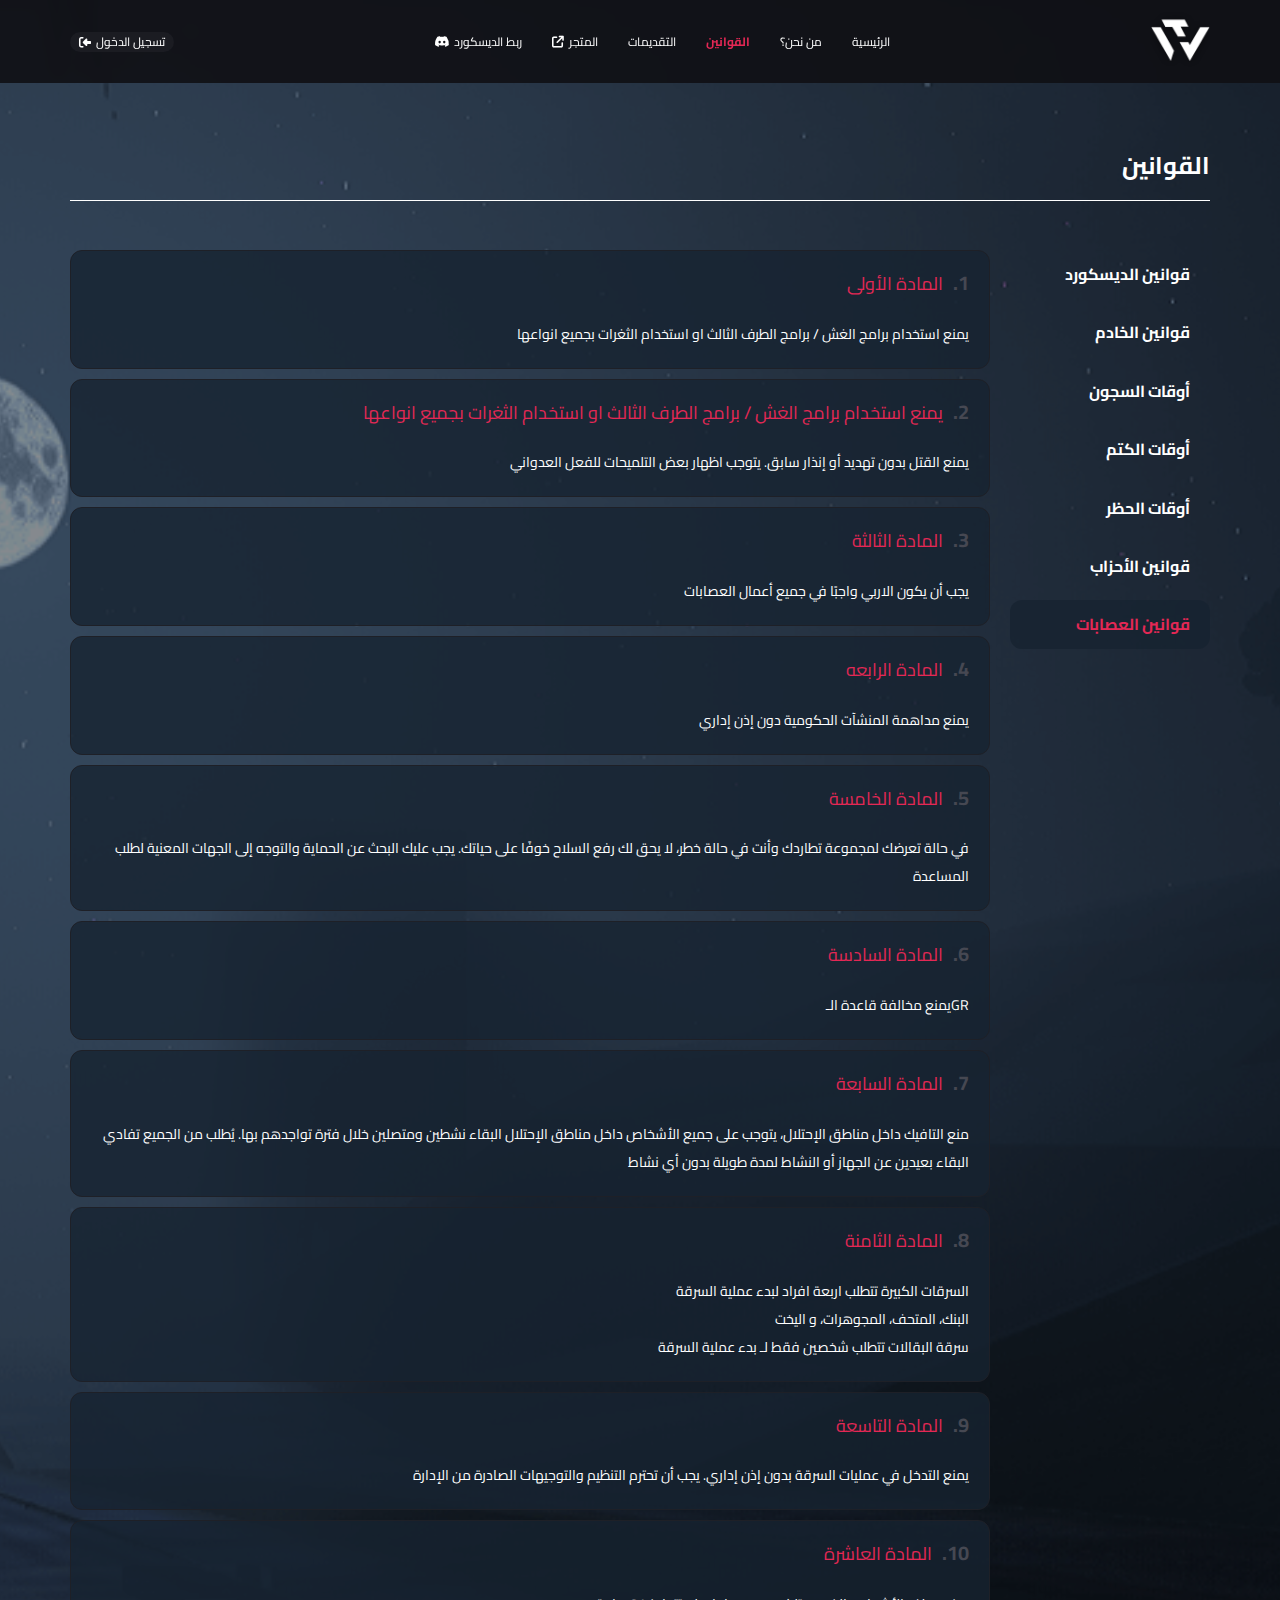
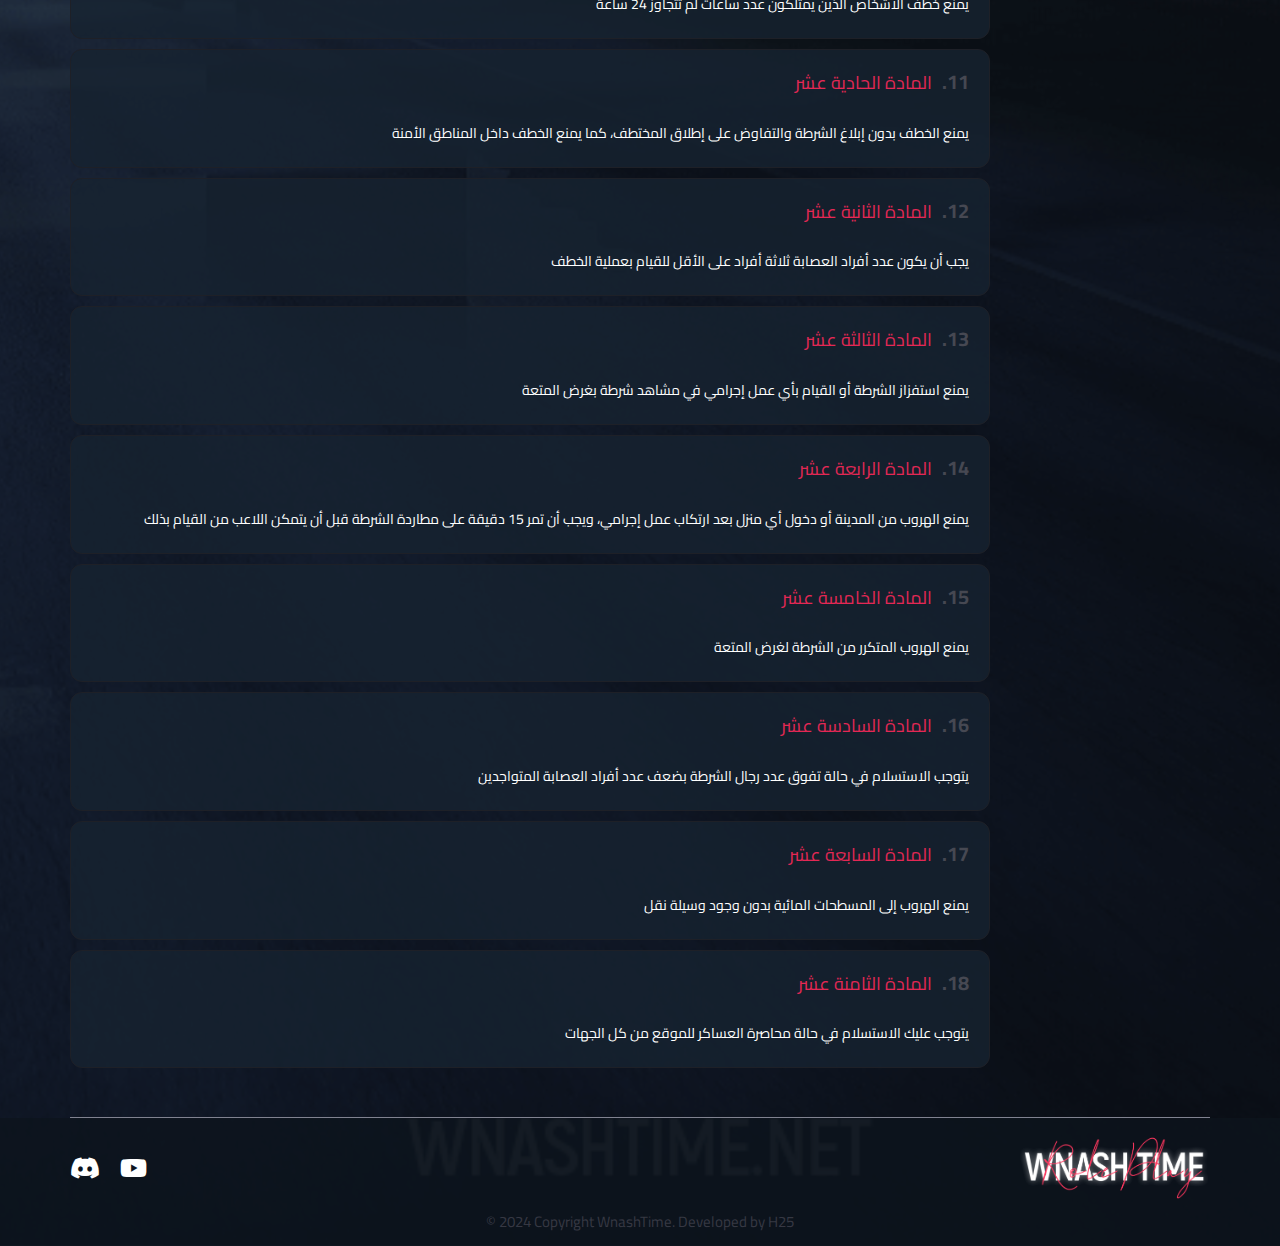
<file: gangs-rules.html>
<!DOCTYPE html>
<html lang="en" dir="ltr">
  <head>
    <meta charset="UTF-8">
    <meta name="viewport" content="width=device-width, initial-scale=1.0">
    <title>وناسة تايم | قوانين العصابات</title>
    <link rel="shortcut icon" href="images/logo-default.png" type="image/x-icon">
    <meta name="description" content="خادم وناسة تايم للحياة الواقعية، هو مجتمع افتراضي داخل منصة MTA:SA يهدف إلى توفير بيئة ممتعة ومرحة للأشخاص الذين يرغبون في التواصل والتفاعل مع بعضهم البعض داخل عالم إفتراضي.">
    <meta property="og:image" content="https://wnashtime.net/assets/images/webimg.png">
    <meta name="twitter:image" content="https://wnashtime.net/assets/images/webimg.png">
    <link rel="stylesheet" href="css/normalize.css">
    <!-- Font Awesome -->
    <link rel="stylesheet" href="css/all.min.css">
    <link rel="stylesheet" href="css/wnash.css">
    <!-- Google Fonts -->
    <link rel="preconnect" href="https://fonts.googleapis.com">
    <link rel="preconnect" href="https://fonts.gstatic.com" crossorigin>
    <link href="https://fonts.googleapis.com/css2?family=Cairo:wght@200..1000&display=swap" rel="stylesheet">
  </head>
  <body class="rules-page">
    <!-- Header -->
    <header>
      <div class="container">
        <a href="index.html">
          <img src="images/logo-default.png" alt="">
        </a>
        <nav>
          <i class="fa-solid fa-bars toggle-menu"></i>
          <ul>
            <li>
              <a href="index.html">الرئيسية</a>
            </li>
            <li>
              <a href="index.html">من نحن؟</a>
            </li>
            <li>
              <a class="active" href="rules.html">القوانين</a>
            </li>
            <li>
              <a href="applications.html">التقديمات</a>
            </li>
            <li>
              <a href="https://wnashtime.tranzur.com/" target="_blank">المتجر<i class="fa-solid fa-arrow-up-right-from-square"></i></a>
            </li>
            <li>
              <a href="link-discord.html">ربط الديسكورد<i class="fa-brands fa-discord"></i></a>
            </li>
            <li class="login-mobile">
              <a href="https://discord.com/login">تسجيل الدخول<i class="fa-solid fa-right-to-bracket"></i></a>
            </li>
          </ul>
        </nav>
        <a class="login" href="https://discord.com/login">تسجيل الدخول<i class="fa-solid fa-right-to-bracket"></i></a>
      </div>
    </header>
    <!-- End Header -->
    <!-- Landing -->
    <div class="landing-rules">
      <div class="container">
        <h2>القوانين</h2>
      </div>
    </div>
    <!-- End Landing -->
    <!-- Rules -->
    <div class="rules">
      <div class="container">
        <aside>
          <ul>
            <li>
              <a href="rules.html">قوانين الديسكورد</a>
            </li>
            <li>
              <a href="server-rules.html">قوانين الخادم</a>
            </li>
            <li>
              <a href="jail-times.html">أوقات السجون</a>
            </li>
            <li>
              <a href="mute-times.html">أوقات الكتم</a>
            </li>
            <li>
              <a href="ban-times.html">أوقات الحظر</a>
            </li>
            <li>
              <a href="factions-rules.html">قوانين الأحزاب</a>
            </li>
            <li>
              <a class="active" href="gangs-rules.html">قوانين العصابات</a>
            </li>
          </ul>
        </aside>
        <main>
          <div class="rule">
            <div class="title">
              <h4>المادة الأولى</h4>
            </div>
            <div class="info">
              <p>يمنع استخدام برامج الغش / برامج الطرف الثالث او استخدام الثغرات بجميع انواعها</p>
            </div>
          </div>
          <div class="rule">
            <div class="title">
              <h4>يمنع استخدام برامج الغش / برامج الطرف الثالث او استخدام الثغرات بجميع انواعها</h4>
            </div>
            <div class="info">
              <p>يمنع القتل بدون تهديد أو إنذار سابق. يتوجب اظهار بعض التلميحات للفعل العدواني</p>
            </div>
          </div>
          <div class="rule">
            <div class="title">
              <h4>المادة الثالثة</h4>
            </div>
            <div class="info">
              <p>يجب أن يكون الاربي واجبًا في جميع أعمال العصابات</p>
            </div>
          </div>
          <div class="rule">
            <div class="title">
              <h4>المادة الرابعه</h4>
            </div>
            <div class="info">
              <p>يمنع مداهمة المنشآت الحكومية دون إذن إداري</p>
            </div>
          </div>
          <div class="rule">
            <div class="title">
              <h4>المادة الخامسة</h4>
            </div>
            <div class="info">
              <p>في حالة تعرضك لمجموعة تطاردك وأنت في حالة خطر، لا يحق لك رفع السلاح خوفًا على حياتك. يجب عليك البحث عن الحماية والتوجه إلى الجهات المعنية لطلب المساعدة</p>
            </div>
          </div>
          <div class="rule">
            <div class="title">
              <h4>المادة السادسة</h4>
            </div>
            <div class="info">
              <p>GRيمنع مخالفة قاعدة الـ</p>
            </div>
          </div>
          <div class="rule">
            <div class="title">
              <h4>المادة السابعة</h4>
            </div>
            <div class="info">
              <p>منع التافيك داخل مناطق الإحتلال، يتوجب على جميع الأشخاص داخل مناطق الإحتلال البقاء نشطين ومتصلين خلال فترة تواجدهم بها. يُطلب من الجميع تفادي البقاء بعيدين عن الجهاز أو النشاط لمدة طويلة بدون أي نشاط</p>
            </div>
          </div>
          <div class="rule">
            <div class="title">
              <h4>المادة الثامنة</h4>
            </div>
            <div class="info">
              <p>السرقات الكبيرة تتطلب اربعة افراد لبدء عملية السرقة
                <br>
                البنك، المتحف، المجوهرات، و اليخت
                <br>
                سرقة البقالات تتطلب شخصين فقط لـ بدء عملية السرقة</p>
            </div>
          </div>
          <div class="rule">
            <div class="title">
              <h4>المادة التاسعة</h4>
            </div>
            <div class="info">
              <p>يمنع التدخل في عمليات السرقة بدون إذن إداري. يجب أن تحترم التنظيم والتوجيهات الصادرة من الإدارة</p>
            </div>
          </div>
          <div class="rule">
            <div class="title">
              <h4>المادة العاشرة</h4>
            </div>
            <div class="info">
              <p>يمنع خطف الأشخاص الذين يمتلكون عدد ساعات لم تتجاوز 24 ساعة</p>
            </div>
          </div>
          <div class="rule">
            <div class="title">
              <h4>المادة الحادية عشر</h4>
            </div>
            <div class="info">
              <p>يمنع الخطف بدون إبلاغ الشرطة والتفاوض على إطلاق المختطف، كما يمنع الخطف داخل المناطق الأمنة</p>
            </div>
          </div>
          <div class="rule">
            <div class="title">
              <h4>المادة الثانية عشر</h4>
            </div>
            <div class="info">
              <p>يجب أن يكون عدد أفراد العصابة ثلاثة أفراد على الأقل للقيام بعملية الخطف</p>
            </div>
          </div>
          <div class="rule">
            <div class="title">
              <h4>المادة الثالثة عشر</h4>
            </div>
            <div class="info">
              <p>يمنع استفزاز الشرطة أو القيام بأي عمل إجرامي في مشاهد شرطة بغرض المتعة</p>
            </div>
          </div>
          <div class="rule">
            <div class="title">
              <h4>المادة الرابعة عشر</h4>
            </div>
            <div class="info">
              <p>يمنع الهروب من المدينة أو دخول أي منزل بعد ارتكاب عمل إجرامي، ويجب أن تمر 15 دقيقة على مطاردة الشرطة قبل أن يتمكن اللاعب من القيام بذلك</p>
            </div>
          </div>
          <div class="rule">
            <div class="title">
              <h4>المادة الخامسة عشر</h4>
            </div>
            <div class="info">
              <p>يمنع الهروب المتكرر من الشرطة لغرض المتعة</p>
            </div>
          </div>
          <div class="rule">
            <div class="title">
              <h4>المادة السادسة عشر</h4>
            </div>
            <div class="info">
              <p>يتوجب الاستسلام في حالة تفوق عدد رجال الشرطة بضعف عدد أفراد العصابة المتواجدين</p>
            </div>
          </div>
          <div class="rule">
            <div class="title">
              <h4>المادة السابعة عشر</h4>
            </div>
            <div class="info">
              <p>يمنع الهروب إلى المسطحات المائية بدون وجود وسيلة نقل</p>
            </div>
          </div>
          <div class="rule">
            <div class="title">
              <h4>المادة الثامنة عشر</h4>
            </div>
            <div class="info">
              <p>يتوجب عليك الاستسلام في حالة محاصرة العساكر للموقع من كل الجهات</p>
            </div>
          </div>
        </main>
      </div>
    </div>
    <!-- End Rules -->
    <!-- Footer -->
    <footer>
      <div class="container">
        <a href="index.html">
          <img src="images/logo-name.png" alt="">
        </a>
        <ul class="social">
          <li>
            <a href="https://www.youtube.com/@wnashtimeroleplay3990" target="_blank"><i class="fa-brands fa-youtube"></i></a>
          </li>
          <li>
            <a href="https://discord.com/invite/wnashtime" target="_blank"><i class="fa-brands fa-discord"></i></a>
          </li>
        </ul>
        <p>&copy; 2024 Copyright WnashTime. Developed by H25</p>
      </div>
    </footer>
    <!-- End Footer -->
  </body>
</html>
</file>
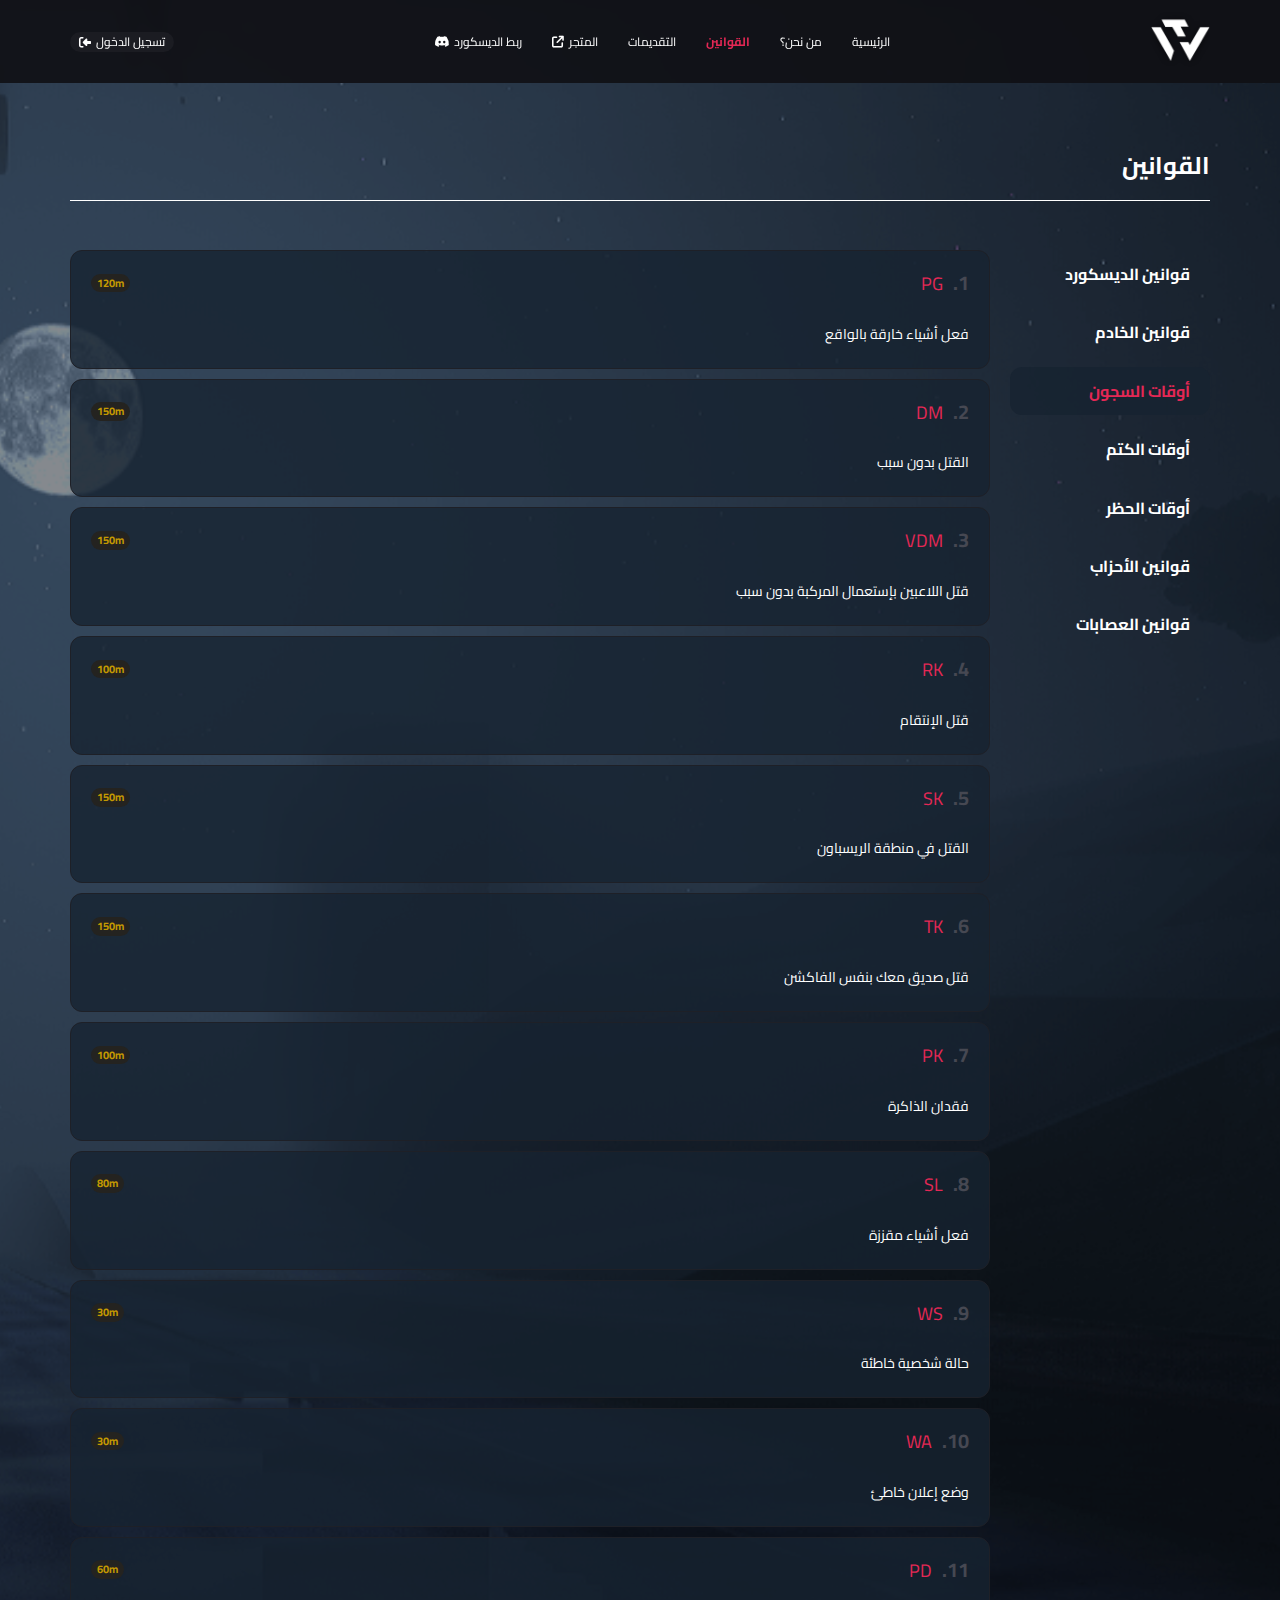
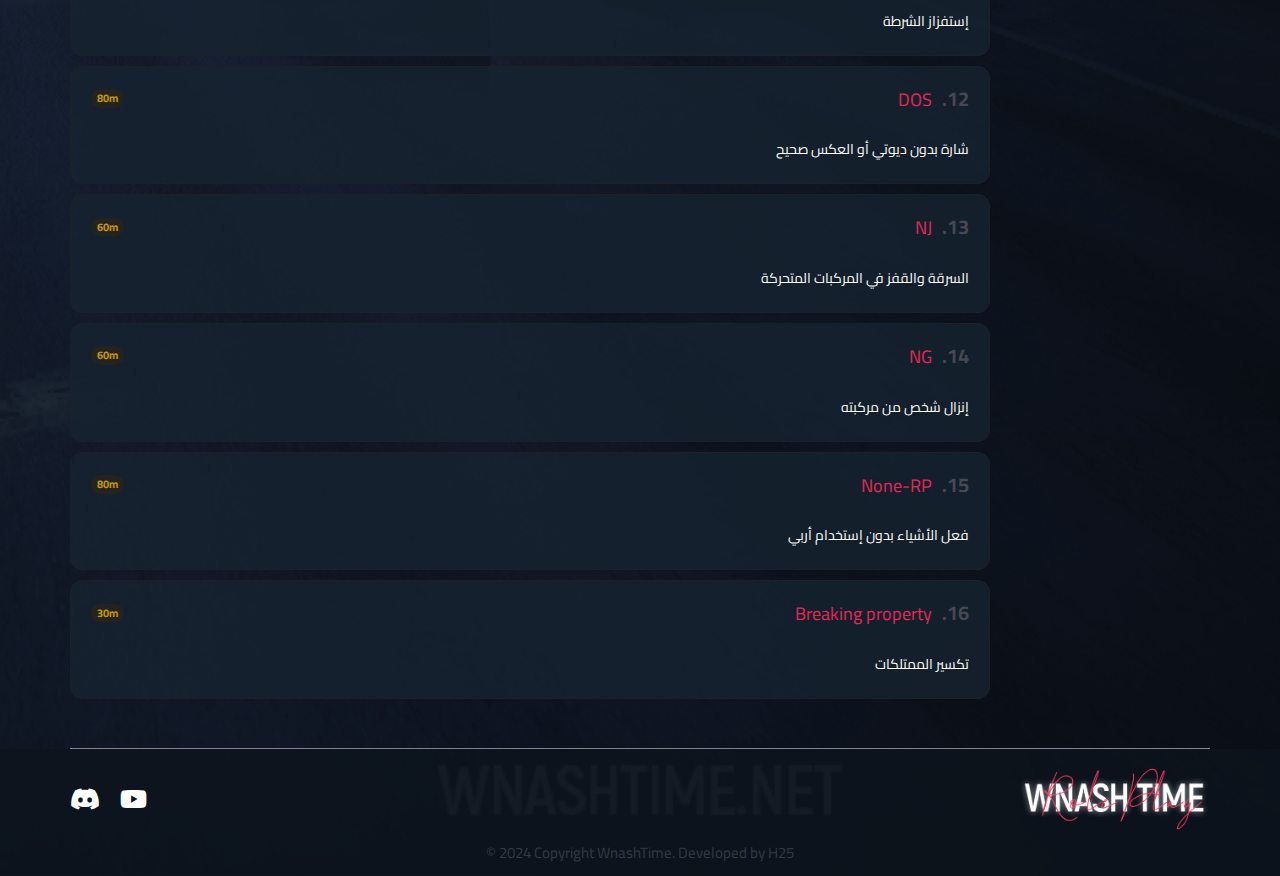
<file: jail-times.html>
<!DOCTYPE html>
<html lang="en" dir="ltr">
  <head>
    <meta charset="UTF-8">
    <meta name="viewport" content="width=device-width, initial-scale=1.0">
    <title>وناسة تايم | أوقات السجون</title>
    <link rel="shortcut icon" href="images/logo-default.png" type="image/x-icon">
    <meta name="description" content="خادم وناسة تايم للحياة الواقعية، هو مجتمع افتراضي داخل منصة MTA:SA يهدف إلى توفير بيئة ممتعة ومرحة للأشخاص الذين يرغبون في التواصل والتفاعل مع بعضهم البعض داخل عالم إفتراضي.">
    <meta property="og:image" content="https://wnashtime.net/assets/images/webimg.png">
    <meta name="twitter:image" content="https://wnashtime.net/assets/images/webimg.png">
    <link rel="stylesheet" href="css/normalize.css">
    <!-- Font Awesome -->
    <link rel="stylesheet" href="css/all.min.css">
    <link rel="stylesheet" href="css/wnash.css">
    <!-- Google Fonts -->
    <link rel="preconnect" href="https://fonts.googleapis.com">
    <link rel="preconnect" href="https://fonts.gstatic.com" crossorigin>
    <link href="https://fonts.googleapis.com/css2?family=Cairo:wght@200..1000&display=swap" rel="stylesheet">
  </head>
  <body class="rules-page">
    <!-- Header -->
    <header>
      <div class="container">
        <a href="index.html">
          <img src="images/logo-default.png" alt="">
        </a>
        <nav>
          <i class="fa-solid fa-bars toggle-menu"></i>
          <ul>
            <li>
              <a href="index.html">الرئيسية</a>
            </li>
            <li>
              <a href="index.html">من نحن؟</a>
            </li>
            <li>
              <a class="active" href="rules.html">القوانين</a>
            </li>
            <li>
              <a href="applications.html">التقديمات</a>
            </li>
            <li>
              <a href="https://wnashtime.tranzur.com/" target="_blank">المتجر<i class="fa-solid fa-arrow-up-right-from-square"></i></a>
            </li>
            <li>
              <a href="link-discord.html">ربط الديسكورد<i class="fa-brands fa-discord"></i></a>
            </li>
            <li class="login-mobile">
              <a href="https://discord.com/login">تسجيل الدخول<i class="fa-solid fa-right-to-bracket"></i></a>
            </li>
          </ul>
        </nav>
        <a class="login" href="https://discord.com/login">تسجيل الدخول<i class="fa-solid fa-right-to-bracket"></i></a>
      </div>
    </header>
    <!-- End Header -->
    <!-- Landing -->
    <div class="landing-rules">
      <div class="container">
        <h2>القوانين</h2>
      </div>
    </div>
    <!-- End Landing -->
    <!-- Rules -->
    <div class="rules">
      <div class="container">
        <aside>
          <ul>
            <li>
              <a href="rules.html">قوانين الديسكورد</a>
            </li>
            <li>
              <a href="server-rules.html">قوانين الخادم</a>
            </li>
            <li>
              <a class="active" href="jail-times.html">أوقات السجون</a>
            </li>
            <li>
              <a href="mute-times.html">أوقات الكتم</a>
            </li>
            <li>
              <a href="ban-times.html">أوقات الحظر</a>
            </li>
            <li>
              <a href="factions-rules.html">قوانين الأحزاب</a>
            </li>
            <li>
              <a href="gangs-rules.html">قوانين العصابات</a>
            </li>
          </ul>
        </aside>
        <main>
          <div class="rule">
            <div class="title">
              <h4>PG</h4>
              <span>120m</span>
            </div>
            <div class="info">
              <p>فعل أشياء خارقة بالواقع</p>
            </div>
          </div>
          <div class="rule">
            <div class="title">
              <h4>DM</h4>
              <span>150m</span>
            </div>
            <div class="info">
              <p>القتل بدون سبب</p>
            </div>
          </div>
          <div class="rule">
            <div class="title">
              <h4>VDM</h4>
              <span>150m</span>
            </div>
            <div class="info">
              <p>قتل اللاعبين بإستعمال المركبة بدون سبب</p>
            </div>
          </div>
          <div class="rule">
            <div class="title">
              <h4>RK</h4>
              <span>100m</span>
            </div>
            <div class="info">
              <p>قتل الإنتقام</p>
            </div>
          </div>
          <div class="rule">
            <div class="title">
              <h4>SK</h4>
              <span>150m</span>
            </div>
            <div class="info">
              <p>القتل في منطقة الريسباون</p>
            </div>
          </div>
          <div class="rule">
            <div class="title">
              <h4>TK</h4>
              <span>150m</span>
            </div>
            <div class="info">
              <p>قتل صديق معك بنفس الفاكشن</p>
            </div>
          </div>
          <div class="rule">
            <div class="title">
              <h4>PK</h4>
              <span>100m</span>
            </div>
            <div class="info">
              <p>فقدان الذاكرة</p>
            </div>
          </div>
          <div class="rule">
            <div class="title">
              <h4>SL</h4>
              <span>80m</span>
            </div>
            <div class="info">
              <p>فعل أشياء مقززة</p>
            </div>
          </div>
          <div class="rule">
            <div class="title">
              <h4>WS</h4>
              <span>30m</span>
            </div>
            <div class="info">
              <p>حالة شخصية خاطئة</p>
            </div>
          </div>
          <div class="rule">
            <div class="title">
              <h4>WA</h4>
              <span>30m</span>
            </div>
            <div class="info">
              <p>وضع إعلان خاطئ</p>
            </div>
          </div>
          <div class="rule">
            <div class="title">
              <h4>PD</h4>
              <span>60m</span>
            </div>
            <div class="info">
              <p>إستفزاز الشرطة</p>
            </div>
          </div>
          <div class="rule">
            <div class="title">
              <h4>DOS</h4>
              <span>80m</span>
            </div>
            <div class="info">
              <p>شارة بدون ديوتي أو العكس صحيح</p>
            </div>
          </div>
          <div class="rule">
            <div class="title">
              <h4>NJ</h4>
              <span>60m</span>
            </div>
            <div class="info">
              <p>السرقة والقفز في المركبات المتحركة</p>
            </div>
          </div>
          <div class="rule">
            <div class="title">
              <h4>NG</h4>
              <span>60m</span>
            </div>
            <div class="info">
              <p>إنزال شخص من مركبته</p>
            </div>
          </div>
          <div class="rule">
            <div class="title">
              <h4>None-RP</h4>
              <span>80m</span>
            </div>
            <div class="info">
              <p>فعل الأشياء بدون إستخدام أربي</p>
            </div>
          </div>
          <div class="rule">
            <div class="title">
              <h4>Breaking property</h4>
              <span>30m</span>
            </div>
            <div class="info">
              <p>تكسير الممتلكات</p>
            </div>
          </div>
        </main>
      </div>
    </div>
    <!-- End Rules -->
    <!-- Footer -->
    <footer>
      <div class="container">
        <a href="index.html">
          <img src="images/logo-name.png" alt="">
        </a>
        <ul class="social">
          <li>
            <a href="https://www.youtube.com/@wnashtimeroleplay3990" target="_blank"><i class="fa-brands fa-youtube"></i></a>
          </li>
          <li>
            <a href="https://discord.com/invite/wnashtime" target="_blank"><i class="fa-brands fa-discord"></i></a>
          </li>
        </ul>
        <p>&copy; 2024 Copyright WnashTime. Developed by H25</p>
      </div>
    </footer>
    <!-- End Footer -->
  </body>
</html>
</file>
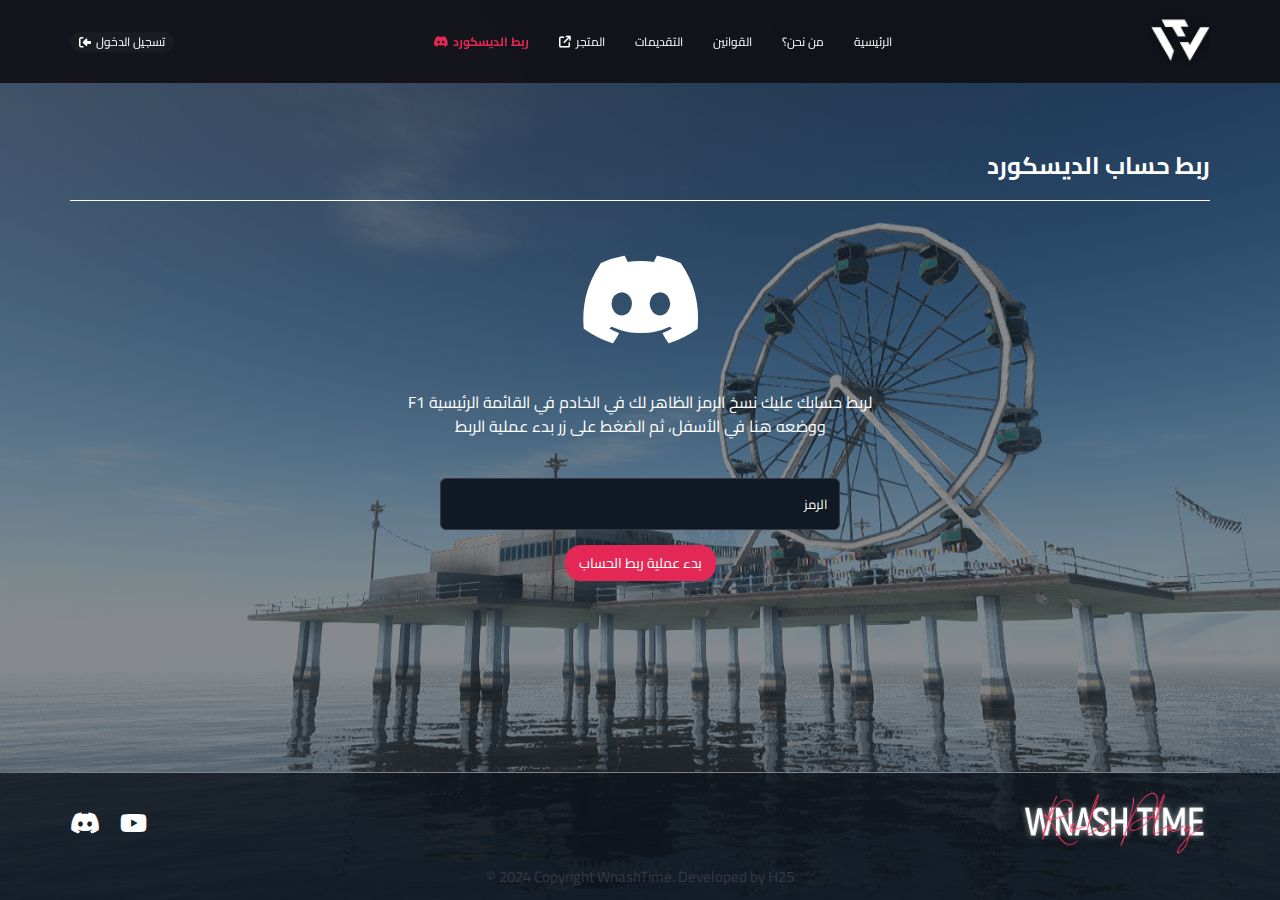
<file: link-discord.html>
<!DOCTYPE html>
<html lang="en" dir="ltr">
  <head>
    <meta charset="UTF-8">
    <meta name="viewport" content="width=device-width, initial-scale=1.0">
    <title>وناسة تايم | ربط الديسكورد</title>
    <link rel="shortcut icon" href="images/logo-default.png" type="image/x-icon">
    <meta name="description" content="خادم وناسة تايم للحياة الواقعية، هو مجتمع افتراضي داخل منصة MTA:SA يهدف إلى توفير بيئة ممتعة ومرحة للأشخاص الذين يرغبون في التواصل والتفاعل مع بعضهم البعض داخل عالم إفتراضي.">
    <meta property="og:image" content="https://wnashtime.net/assets/images/webimg.png">
    <meta name="twitter:image" content="https://wnashtime.net/assets/images/webimg.png">
    <link rel="stylesheet" href="css/normalize.css">
    <!-- Font Awesome -->
    <link rel="stylesheet" href="css/all.min.css">
    <link rel="stylesheet" href="css/wnash.css">
    <!-- Google Fonts -->
    <link rel="preconnect" href="https://fonts.googleapis.com">
    <link rel="preconnect" href="https://fonts.gstatic.com" crossorigin>
    <link href="https://fonts.googleapis.com/css2?family=Cairo:wght@200..1000&display=swap" rel="stylesheet">
  </head>
  <body class="linkdiscord-page">
    <!-- Header -->
    <header>
      <div class="container">
        <a href="index.html">
          <img src="images/logo-default.png" alt="">
        </a>
        <nav>
          <i class="fa-solid fa-bars toggle-menu"></i>
          <ul>
            <li>
              <a href="index.html">الرئيسية</a>
            </li>
            <li>
              <a href="index.html">من نحن؟</a>
            </li>
            <li>
              <a href="rules.html">القوانين</a>
            </li>
            <li>
              <a href="applications.html">التقديمات</a>
            </li>
            <li>
              <a href="https://wnashtime.tranzur.com/" target="_blank">المتجر<i class="fa-solid fa-arrow-up-right-from-square"></i></a>
            </li>
            <li>
              <a class="active" href="link-discord.html">ربط الديسكورد<i class="fa-brands fa-discord"></i></a>
            </li>
            <li class="login-mobile">
              <a href="https://discord.com/login">تسجيل الدخول<i class="fa-solid fa-right-to-bracket"></i></a>
            </li>
          </ul>
        </nav>
        <a class="login" href="https://discord.com/login">تسجيل الدخول<i class="fa-solid fa-right-to-bracket"></i></a>
      </div>
    </header>
    <!-- End Header -->
    <!-- Landing -->
    <div class="landing-linkdiscord">
      <div class="container">
        <h2>ربط حساب الديسكورد</h2>
      </div>
    </div>
    <!-- End Landing -->
    <!-- Link -->
    <div class="linkdiscord">
      <div class="container">
        <i class="fa-brands fa-discord"></i>
        <p>
          لربط حسابك عليك نسخ الرمز الظاهر لك في الخادم في القائمة الرئيسية F1
          <br>
          ووضعه هنا في الأسفل، ثم الضغط على زر بدء عملية الربط
        </p>
        <form action="">
          <div class="code">
            <input type="text">
            <label for="">الرمز</label>
          </div>
          <input type="submit" value="بدء عملية ربط الحساب">
        </form>
      </div>
    </div>
    <!-- End Link -->
    <!-- Footer -->
    <footer>
      <div class="container">
        <a href="index.html">
          <img src="images/logo-name.png" alt="">
        </a>
        <ul class="social">
          <li>
            <a href="https://www.youtube.com/@wnashtimeroleplay3990" target="_blank"><i class="fa-brands fa-youtube"></i></a>
          </li>
          <li>
            <a href="https://discord.com/invite/wnashtime" target="_blank"><i class="fa-brands fa-discord"></i></a>
          </li>
        </ul>
        <p>&copy; 2024 Copyright WnashTime. Developed by H25</p>
      </div>
    </footer>
    <!-- End Footer -->
  </body>
</html>
</file>
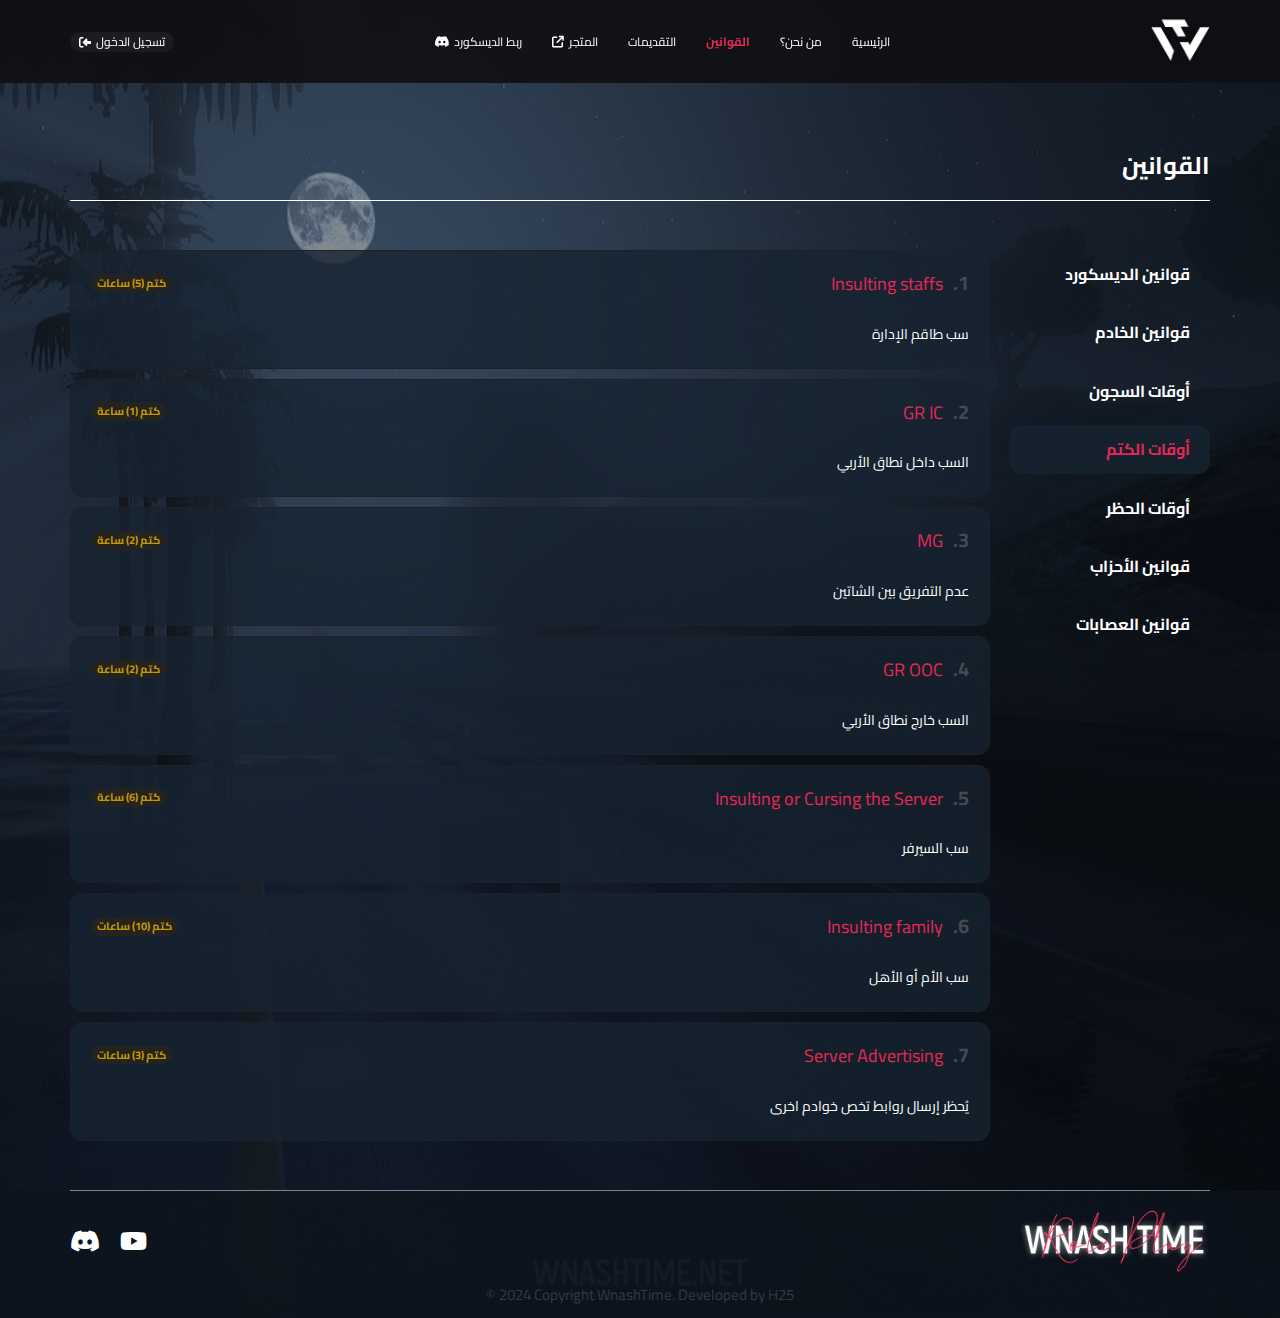
<file: mute-times.html>
<!DOCTYPE html>
<html lang="en" dir="ltr">
  <head>
    <meta charset="UTF-8">
    <meta name="viewport" content="width=device-width, initial-scale=1.0">
    <title>وناسة تايم | أوقات الكتم</title>
    <link rel="shortcut icon" href="images/logo-default.png" type="image/x-icon">
    <meta name="description" content="خادم وناسة تايم للحياة الواقعية، هو مجتمع افتراضي داخل منصة MTA:SA يهدف إلى توفير بيئة ممتعة ومرحة للأشخاص الذين يرغبون في التواصل والتفاعل مع بعضهم البعض داخل عالم إفتراضي.">
    <meta property="og:image" content="https://wnashtime.net/assets/images/webimg.png">
    <meta name="twitter:image" content="https://wnashtime.net/assets/images/webimg.png">
    <link rel="stylesheet" href="css/normalize.css">
    <!-- Font Awesome -->
    <link rel="stylesheet" href="css/all.min.css">
    <link rel="stylesheet" href="css/wnash.css">
    <!-- Google Fonts -->
    <link rel="preconnect" href="https://fonts.googleapis.com">
    <link rel="preconnect" href="https://fonts.gstatic.com" crossorigin>
    <link href="https://fonts.googleapis.com/css2?family=Cairo:wght@200..1000&display=swap" rel="stylesheet">
  </head>
  <body class="rules-page">
    <!-- Header -->
    <header>
      <div class="container">
        <a href="index.html">
          <img src="images/logo-default.png" alt="">
        </a>
        <nav>
          <i class="fa-solid fa-bars toggle-menu"></i>
          <ul>
            <li>
              <a href="index.html">الرئيسية</a>
            </li>
            <li>
              <a href="index.html">من نحن؟</a>
            </li>
            <li>
              <a class="active" href="rules.html">القوانين</a>
            </li>
            <li>
              <a href="applications.html">التقديمات</a>
            </li>
            <li>
              <a href="https://wnashtime.tranzur.com/" target="_blank">المتجر<i class="fa-solid fa-arrow-up-right-from-square"></i></a>
            </li>
            <li>
              <a href="link-discord.html">ربط الديسكورد<i class="fa-brands fa-discord"></i></a>
            </li>
            <li class="login-mobile">
              <a href="https://discord.com/login">تسجيل الدخول<i class="fa-solid fa-right-to-bracket"></i></a>
            </li>
          </ul>
        </nav>
        <a class="login" href="https://discord.com/login">تسجيل الدخول<i class="fa-solid fa-right-to-bracket"></i></a>
      </div>
    </header>
    <!-- End Header -->
    <!-- Landing -->
    <div class="landing-rules">
      <div class="container">
        <h2>القوانين</h2>
      </div>
    </div>
    <!-- End Landing -->
    <!-- Rules -->
    <div class="rules">
      <div class="container">
        <aside>
          <ul>
            <li>
              <a href="rules.html">قوانين الديسكورد</a>
            </li>
            <li>
              <a href="server-rules.html">قوانين الخادم</a>
            </li>
            <li>
              <a href="jail-times.html">أوقات السجون</a>
            </li>
            <li>
              <a class="active" href="mute-times.html">أوقات الكتم</a>
            </li>
            <li>
              <a href="ban-times.html">أوقات الحظر</a>
            </li>
            <li>
              <a href="factions-rules.html">قوانين الأحزاب</a>
            </li>
            <li>
              <a href="gangs-rules.html">قوانين العصابات</a>
            </li>
          </ul>
        </aside>
        <main>
          <div class="rule">
            <div class="title">
              <h4>Insulting staffs</h4>
              <span>كتم (5) ساعات</span>
            </div>
            <div class="info">
              <p>سب طاقم الإدارة</p>
            </div>
          </div>
          <div class="rule">
            <div class="title">
              <h4>GR IC</h4>
              <span>كتم (1) ساعة</span>
            </div>
            <div class="info">
              <p>السب داخل نطاق الأربي</p>
            </div>
          </div>
          <div class="rule">
            <div class="title">
              <h4>MG</h4>
              <span>كتم (2) ساعة</span>
            </div>
            <div class="info">
              <p>عدم التفريق بين الشاتين</p>
            </div>
          </div>
          <div class="rule">
            <div class="title">
              <h4>GR OOC</h4>
              <span>كتم (2) ساعة</span>
            </div>
            <div class="info">
              <p>السب خارج نطاق الأربي</p>
            </div>
          </div>
          <div class="rule">
            <div class="title">
              <h4>Insulting or Cursing the Server</h4>
              <span>كتم (6) ساعة</span>
            </div>
            <div class="info">
              <p>سب السيرفر</p>
            </div>
          </div>
          <div class="rule">
            <div class="title">
              <h4>Insulting family</h4>
              <span>كتم (10) ساعات</span>
            </div>
            <div class="info">
              <p>سب الأم أو الأهل</p>
            </div>
          </div>
          <div class="rule">
            <div class="title">
              <h4>Server Advertising</h4>
              <span>كتم (3) ساعات</span>
            </div>
            <div class="info">
              <p>يُحظر إرسال روابط تخص خوادم اخرى</p>
            </div>
          </div>
        </main>
      </div>
    </div>
    <!-- End Rules -->
    <!-- Footer -->
    <footer>
      <div class="container">
        <a href="index.html">
          <img src="images/logo-name.png" alt="">
        </a>
        <ul class="social">
          <li>
            <a href="https://www.youtube.com/@wnashtimeroleplay3990" target="_blank"><i class="fa-brands fa-youtube"></i></a>
          </li>
          <li>
            <a href="https://discord.com/invite/wnashtime" target="_blank"><i class="fa-brands fa-discord"></i></a>
          </li>
        </ul>
        <p>&copy; 2024 Copyright WnashTime. Developed by H25</p>
      </div>
    </footer>
    <!-- End Footer -->
  </body>
</html>
</file>
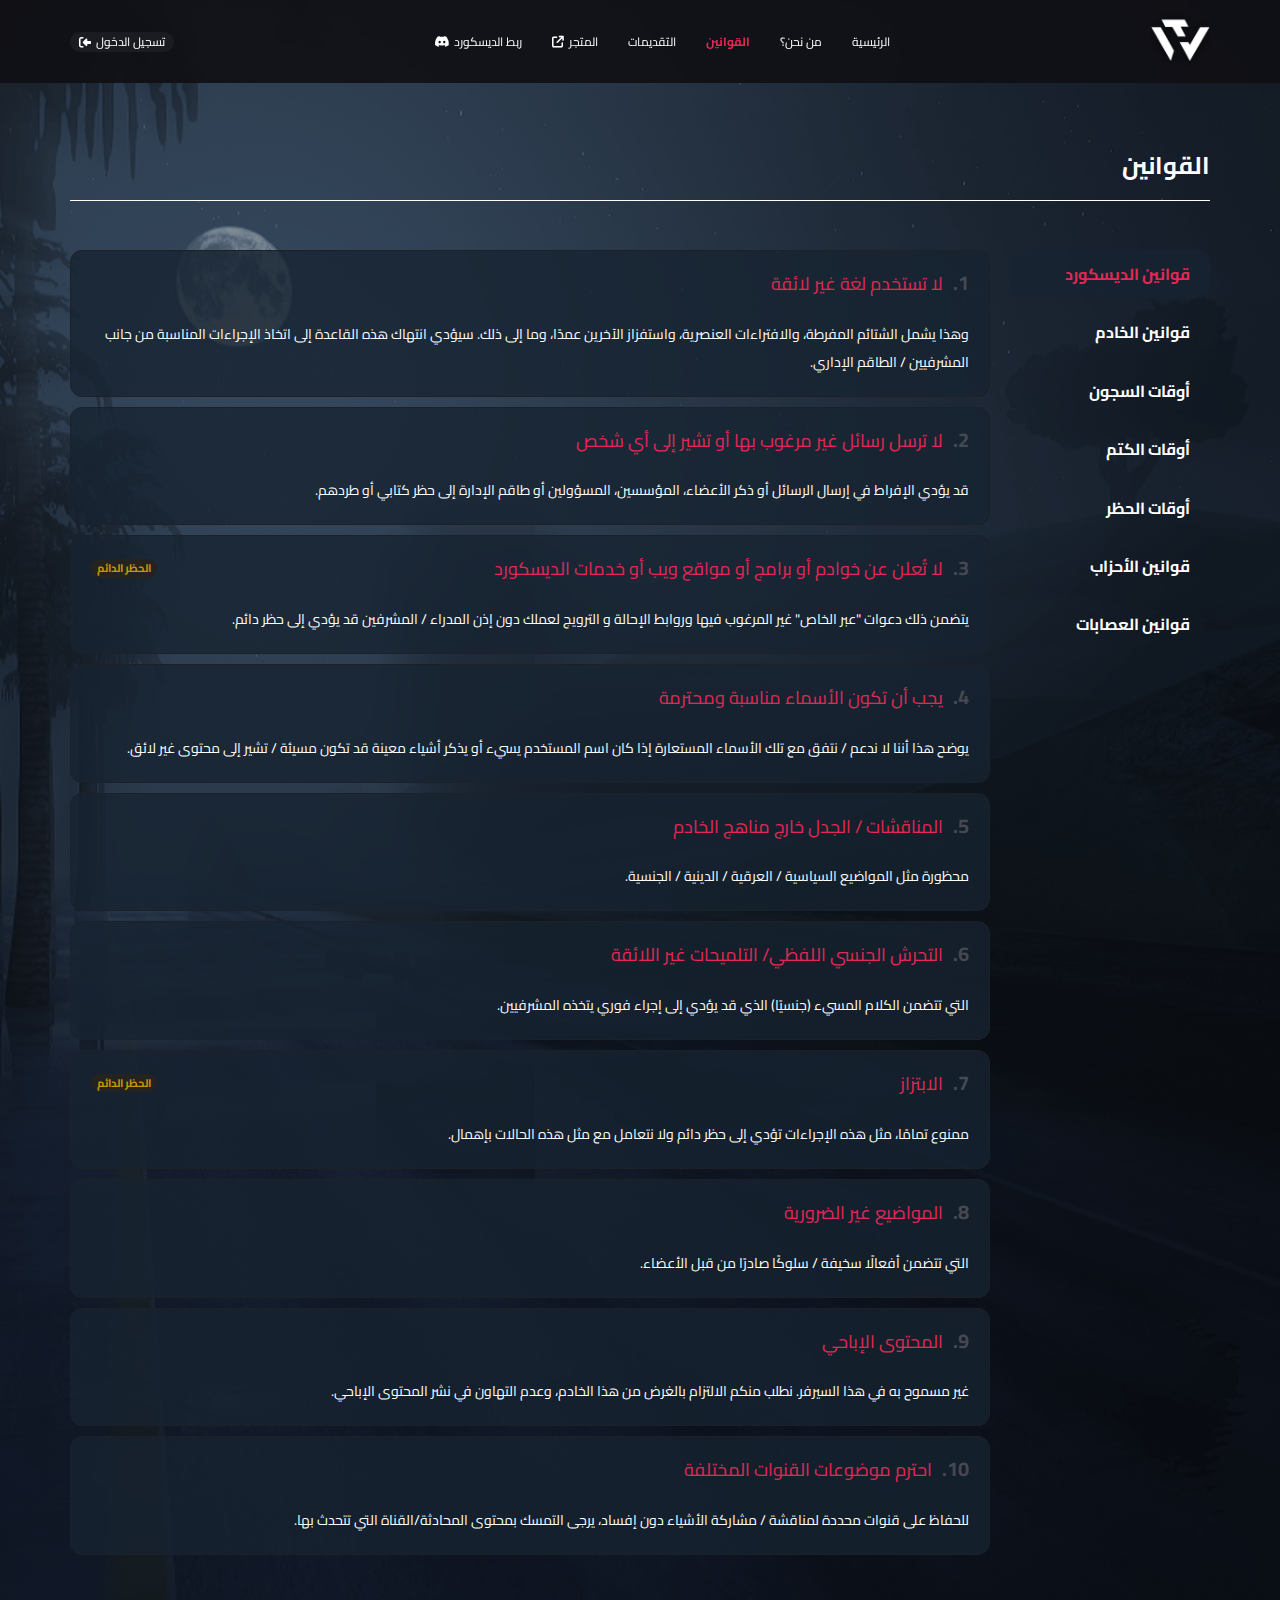
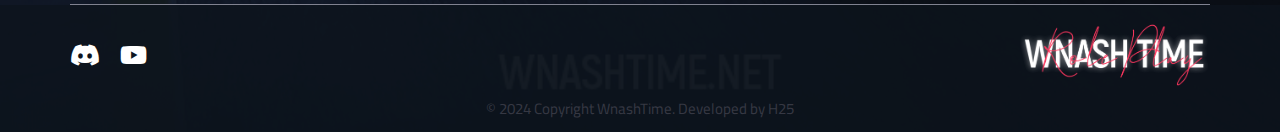
<file: rules.html>
<!DOCTYPE html>
<html lang="en" dir="ltr">
  <head>
    <meta charset="UTF-8">
    <meta name="viewport" content="width=device-width, initial-scale=1.0">
    <title>وناسة تايم | قوانين الديسكورد</title>
    <link rel="shortcut icon" href="images/logo-default.png" type="image/x-icon">
    <meta name="description" content="خادم وناسة تايم للحياة الواقعية، هو مجتمع افتراضي داخل منصة MTA:SA يهدف إلى توفير بيئة ممتعة ومرحة للأشخاص الذين يرغبون في التواصل والتفاعل مع بعضهم البعض داخل عالم إفتراضي.">
    <meta property="og:image" content="https://wnashtime.net/assets/images/webimg.png">
    <meta name="twitter:image" content="https://wnashtime.net/assets/images/webimg.png">
    <link rel="stylesheet" href="css/normalize.css">
    <!-- Font Awesome -->
    <link rel="stylesheet" href="css/all.min.css">
    <link rel="stylesheet" href="css/wnash.css">
    <!-- Google Fonts -->
    <link rel="preconnect" href="https://fonts.googleapis.com">
    <link rel="preconnect" href="https://fonts.gstatic.com" crossorigin>
    <link href="https://fonts.googleapis.com/css2?family=Cairo:wght@200..1000&display=swap" rel="stylesheet">
  </head>
  <body class="rules-page">
    <!-- Header -->
    <header>
      <div class="container">
        <a href="index.html">
          <img src="images/logo-default.png" alt="">
        </a>
        <nav>
          <i class="fa-solid fa-bars toggle-menu"></i>
          <ul>
            <li>
              <a href="index.html">الرئيسية</a>
            </li>
            <li>
              <a href="index.html">من نحن؟</a>
            </li>
            <li>
              <a class="active" href="rules.html">القوانين</a>
            </li>
            <li>
              <a href="applications.html">التقديمات</a>
            </li>
            <li>
              <a href="https://wnashtime.tranzur.com/" target="_blank">المتجر<i class="fa-solid fa-arrow-up-right-from-square"></i></a>
            </li>
            <li>
              <a href="link-discord.html">ربط الديسكورد<i class="fa-brands fa-discord"></i></a>
            </li>
            <li class="login-mobile">
              <a href="https://discord.com/login">تسجيل الدخول<i class="fa-solid fa-right-to-bracket"></i></a>
            </li>
          </ul>
        </nav>
        <a class="login" href="https://discord.com/login">تسجيل الدخول<i class="fa-solid fa-right-to-bracket"></i></a>
      </div>
    </header>
    <!-- End Header -->
    <!-- Landing -->
    <div class="landing-rules">
      <div class="container">
        <h2>القوانين</h2>
      </div>
    </div>
    <!-- End Landing -->
    <!-- Rules -->
    <div class="rules">
      <div class="container">
        <aside class="fadeInRight">
          <ul>
            <li>
              <a class="active" href="rules.html">قوانين الديسكورد</a>
            </li>
            <li>
              <a href="server-rules.html">قوانين الخادم</a>
            </li>
            <li>
              <a href="jail-times.html">أوقات السجون</a>
            </li>
            <li>
              <a href="mute-times.html">أوقات الكتم</a>
            </li>
            <li>
              <a href="ban-times.html">أوقات الحظر</a>
            </li>
            <li>
              <a href="factions-rules.html">قوانين الأحزاب</a>
            </li>
            <li>
              <a href="gangs-rules.html">قوانين العصابات</a>
            </li>
          </ul>
        </aside>
        <main>
          <div class="rule">
            <div class="title">
              <h4>لا تستخدم لغة غير لائقة</h4>
            </div>
            <div class="info">
              <p>وهذا يشمل الشتائم المفرطة، والافتراءات العنصرية، واستفزاز الآخرين عمدًا، وما إلى ذلك. سيؤدي انتهاك هذه القاعدة إلى اتخاذ الإجراءات المناسبة من جانب المشرفيين / الطاقم الإداري.</p>
            </div>
          </div>
          <div class="rule">
            <div class="title">
              <h4>لا ترسل رسائل غير مرغوب بها أو تشير إلى أي شخص</h4>
            </div>
            <div class="info">
              <p>قد يؤدي الإفراط في إرسال الرسائل أو ذكر الأعضاء، المؤسسين، المسؤولين أو طاقم الإدارة إلى حظر كتابي أو طردهم.</p>
            </div>
          </div>
          <div class="rule">
            <div class="title">
              <h4>لا تُعلن عن خوادم أو برامج أو مواقع ويب أو خدمات الديسكورد</h4>
              <span>الحظر الدائم</span>
            </div>
            <div class="info">
              <p>يتضمن ذلك دعوات "عبر الخاص" غير المرغوب فيها وروابط الإحالة و الترويج لعملك دون إذن المدراء / المشرفين قد يؤدي إلى حظر دائم.</p>
            </div>
          </div>
          <div class="rule">
            <div class="title">
              <h4>يجب أن تكون الأسماء مناسبة ومحترمة</h4>
            </div>
            <div class="info">
              <p>يوضح هذا أننا لا ندعم / نتفق مع تلك الأسماء المستعارة إذا كان اسم المستخدم يسيء أو يذكر أشياء معينة قد تكون مسيئة / تشير إلى محتوى غير لائق.</p>
            </div>
          </div>
          <div class="rule">
            <div class="title">
              <h4>المناقشات / الجدل خارج مناهج الخادم</h4>
            </div>
            <div class="info">
              <p>محظورة مثل المواضيع السياسية / العرقية / الدينية / الجنسية.</p>
            </div>
          </div>
          <div class="rule">
            <div class="title">
              <h4>التحرش الجنسي اللفظي/ التلميحات غير اللائقة</h4>
            </div>
            <div class="info">
              <p>التي تتضمن الكلام المسيء (جنسيًا) الذي قد يؤدي إلى إجراء فوري يتخذه المشرفيين.</p>
            </div>
          </div>
          <div class="rule">
            <div class="title">
              <h4>الابتزاز</h4>
              <span>الحظر الدائم</span>
            </div>
            <div class="info">
              <p>ممنوع تمامًا، مثل هذه الإجراءات تؤدي إلى حظر دائم ولا نتعامل مع مثل هذه الحالات بإهمال.</p>
            </div>
          </div>
          <div class="rule">
            <div class="title">
              <h4>المواضيع غير الضرورية</h4>
            </div>
            <div class="info">
              <p>التي تتضمن أفعالًا سخيفة / سلوكًا صادرًا من قبل الأعضاء.</p>
            </div>
          </div>
          <div class="rule">
            <div class="title">
              <h4>المحتوى الإباحي</h4>
            </div>
            <div class="info">
              <p>غير مسموح به في هذا السيرفر. نطلب منكم الالتزام بالغرض من هذا الخادم، وعدم التهاون في نشر المحتوى الإباحي.</p>
            </div>
          </div>
          <div class="rule">
            <div class="title">
              <h4>احترم موضوعات القنوات المختلفة</h4>
            </div>
            <div class="info">
              <p>للحفاظ على قنوات محددة لمناقشة / مشاركة الأشياء دون إفساد، يرجى التمسك بمحتوى المحادثة/القناة التي تتحدث بها.</p>
            </div>
          </div>
        </main>
      </div>
    </div>
    <!-- End Rules -->
    <!-- Footer -->
    <footer>
      <div class="container">
        <a href="index.html">
          <img src="images/logo-name.png" alt="">
        </a>
        <ul class="social">
          <li>
            <a href="https://www.youtube.com/@wnashtimeroleplay3990" target="_blank"><i class="fa-brands fa-youtube"></i></a>
          </li>
          <li>
            <a href="https://discord.com/invite/wnashtime" target="_blank"><i class="fa-brands fa-discord"></i></a>
          </li>
        </ul>
        <p>&copy; 2024 Copyright WnashTime. Developed by H25</p>
      </div>
    </footer>
    <!-- End Footer -->
  </body>
</html>
</file>
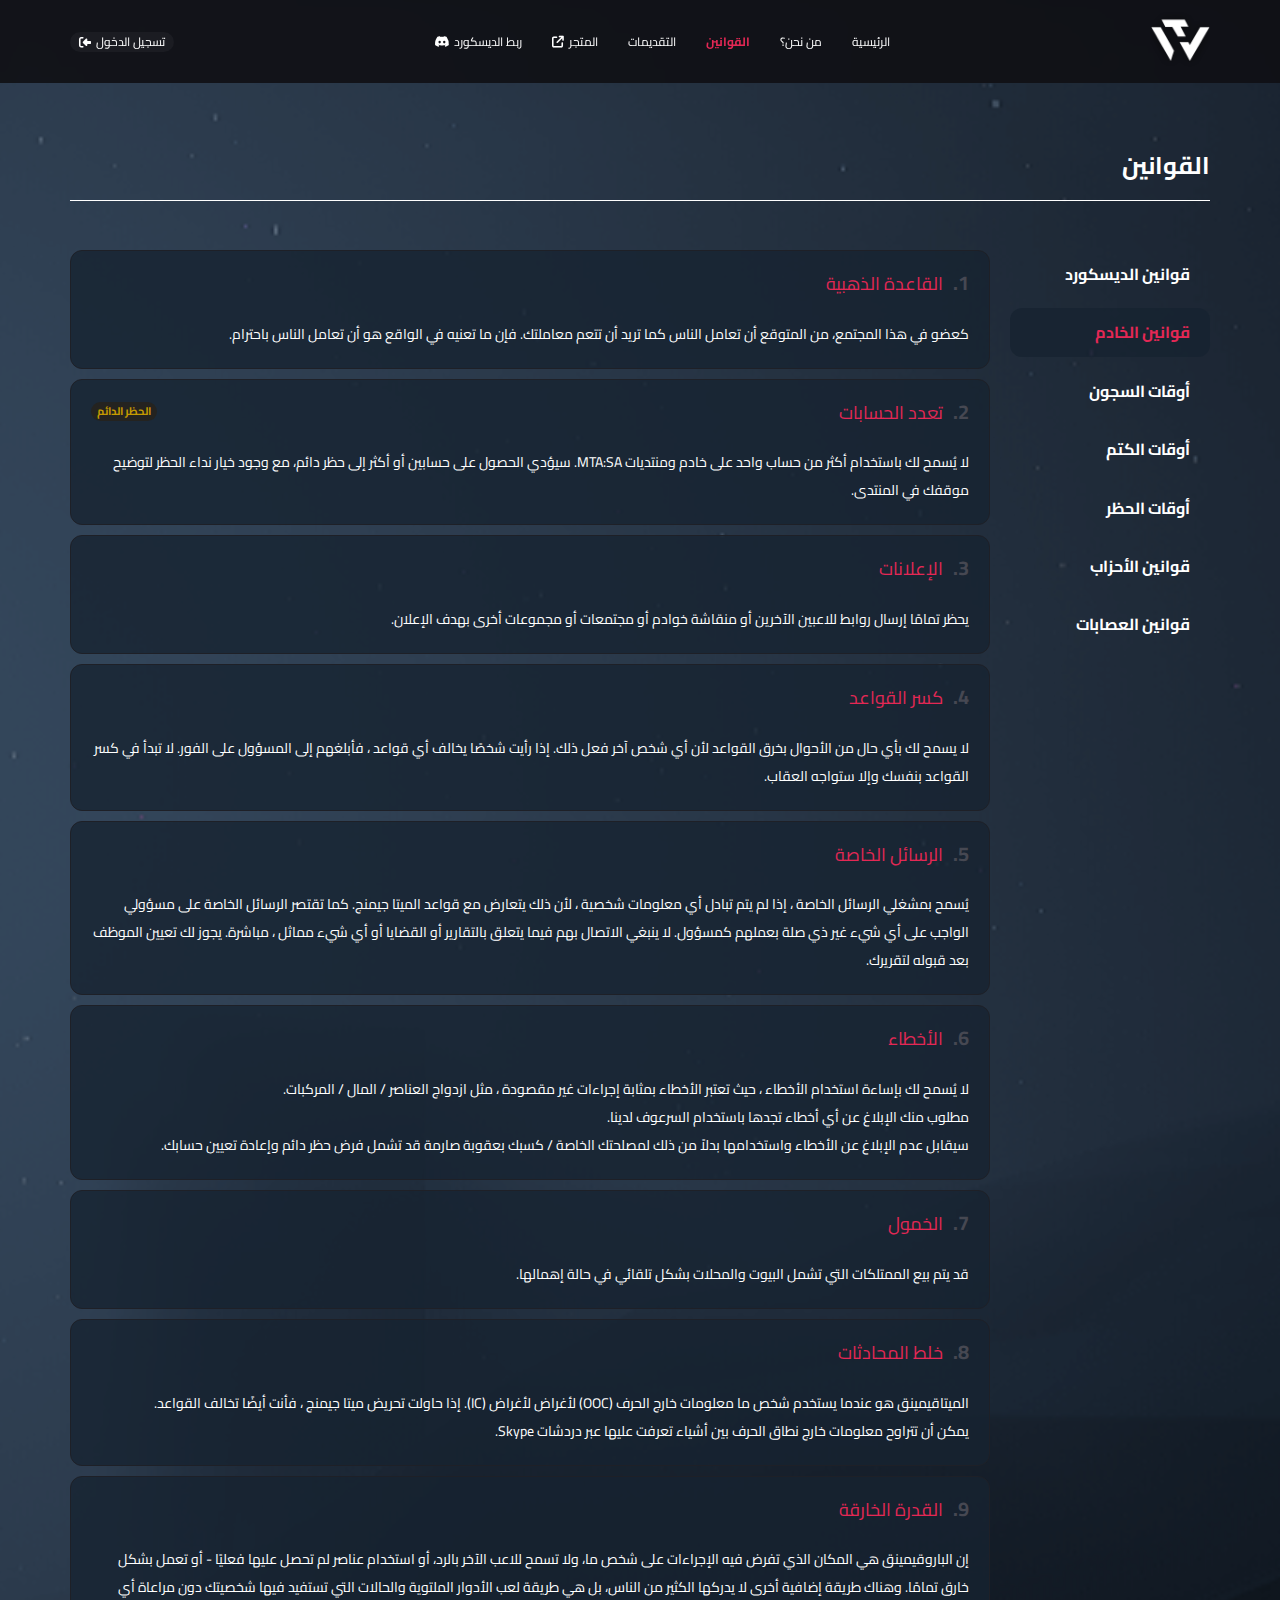
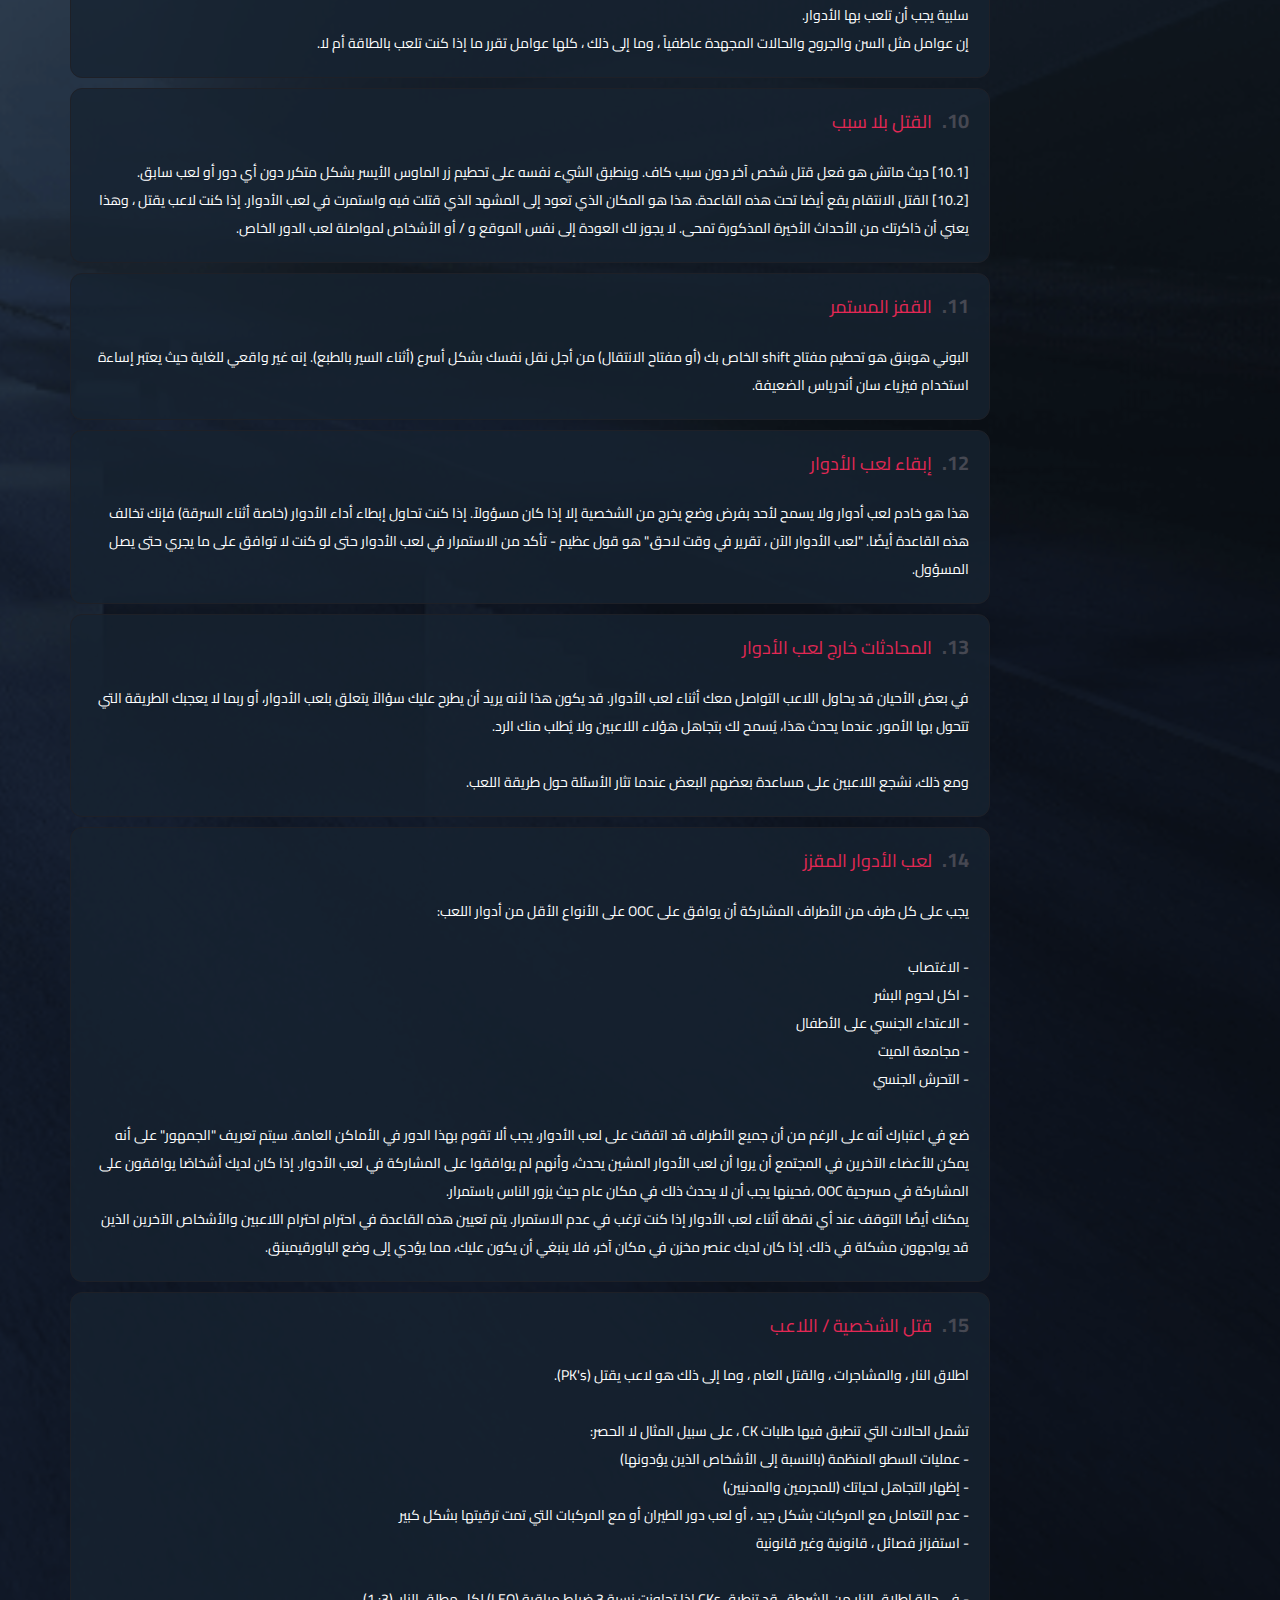
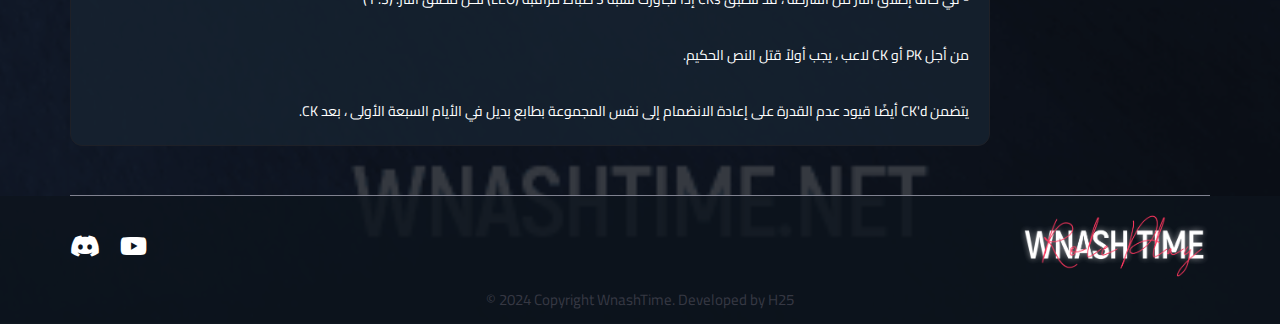
<file: server-rules.html>
<!DOCTYPE html>
<html lang="en" dir="ltr">
  <head>
    <meta charset="UTF-8">
    <meta name="viewport" content="width=device-width, initial-scale=1.0">
    <title>وناسة تايم | قوانين الخادم</title>
    <link rel="shortcut icon" href="images/logo-default.png" type="image/x-icon">
    <meta name="description" content="خادم وناسة تايم للحياة الواقعية، هو مجتمع افتراضي داخل منصة MTA:SA يهدف إلى توفير بيئة ممتعة ومرحة للأشخاص الذين يرغبون في التواصل والتفاعل مع بعضهم البعض داخل عالم إفتراضي.">
    <meta property="og:image" content="https://wnashtime.net/assets/images/webimg.png">
    <meta name="twitter:image" content="https://wnashtime.net/assets/images/webimg.png">
    <link rel="stylesheet" href="css/normalize.css">
    <!-- Font Awesome -->
    <link rel="stylesheet" href="css/all.min.css">
    <link rel="stylesheet" href="css/wnash.css">
    <!-- Google Fonts -->
    <link rel="preconnect" href="https://fonts.googleapis.com">
    <link rel="preconnect" href="https://fonts.gstatic.com" crossorigin>
    <link href="https://fonts.googleapis.com/css2?family=Cairo:wght@200..1000&display=swap" rel="stylesheet">
  </head>
  <body class="rules-page">
    <!-- Header -->
    <header>
      <div class="container">
        <a href="index.html">
          <img src="images/logo-default.png" alt="">
        </a>
        <nav>
          <i class="fa-solid fa-bars toggle-menu"></i>
          <ul>
            <li>
              <a href="index.html">الرئيسية</a>
            </li>
            <li>
              <a href="index.html">من نحن؟</a>
            </li>
            <li>
              <a class="active" href="rules.html">القوانين</a>
            </li>
            <li>
              <a href="applications.html">التقديمات</a>
            </li>
            <li>
              <a href="https://wnashtime.tranzur.com/" target="_blank">المتجر<i class="fa-solid fa-arrow-up-right-from-square"></i></a>
            </li>
            <li>
              <a href="link-discord.html">ربط الديسكورد<i class="fa-brands fa-discord"></i></a>
            </li>
            <li class="login-mobile">
              <a href="https://discord.com/login">تسجيل الدخول<i class="fa-solid fa-right-to-bracket"></i></a>
            </li>
          </ul>
        </nav>
        <a class="login" href="https://discord.com/login">تسجيل الدخول<i class="fa-solid fa-right-to-bracket"></i></a>
      </div>
    </header>
    <!-- End Header -->
    <!-- Landing -->
    <div class="landing-rules">
      <div class="container">
        <h2>القوانين</h2>
      </div>
    </div>
    <!-- End Landing -->
    <!-- Rules -->
    <div class="rules">
      <div class="container">
        <aside>
          <ul>
            <li>
              <a href="rules.html">قوانين الديسكورد</a>
            </li>
            <li>
              <a class="active" href="server-rules.html">قوانين الخادم</a>
            </li>
            <li>
              <a href="jail-times.html">أوقات السجون</a>
            </li>
            <li>
              <a href="mute-times.html">أوقات الكتم</a>
            </li>
            <li>
              <a href="ban-times.html">أوقات الحظر</a>
            </li>
            <li>
              <a href="factions-rules.html">قوانين الأحزاب</a>
            </li>
            <li>
              <a href="gangs-rules.html">قوانين العصابات</a>
            </li>
          </ul>
        </aside>
        <main>
          <div class="rule">
            <div class="title">
              <h4>القاعدة الذهبية</h4>
            </div>
            <div class="info">
              <p>كعضو في هذا المجتمع، من المتوقع أن تعامل الناس كما تريد أن تتعم معاملتك. فإن ما تعنيه في الواقع هو أن تعامل الناس باحترام.</p>
            </div>
          </div>
          <div class="rule">
            <div class="title">
              <h4>تعدد الحسابات</h4>
              <span>الحظر الدائم</span>
            </div>
            <div class="info">
              <p>لا يُسمح لك باستخدام أكثر من حساب واحد على خادم ومنتديات MTA:SA. سيؤدي الحصول على حسابين أو أكثر إلى حظر دائم، مع وجود خيار نداء الحظر لتوضيح موقفك في المنتدى.</p>
            </div>
          </div>
          <div class="rule">
            <div class="title">
              <h4>الإعلانات</h4>
            </div>
            <div class="info">
              <p>يحظر تمامًا إرسال روابط للاعبين الآخرين أو منقاشة خوادم أو مجتمعات أو مجموعات أخرى بهدف الإعلان.</p>
            </div>
          </div>
          <div class="rule">
            <div class="title">
              <h4>كسر القواعد</h4>
            </div>
            <div class="info">
              <p>لا يسمح لك بأي حال من الأحوال بخرق القواعد لأن أي شخص آخر فعل ذلك. إذا رأيت شخصًا يخالف أي قواعد ، فأبلغهم إلى المسؤول على الفور. لا تبدأ في كسر القواعد بنفسك وإلا ستواجه العقاب.</p>
            </div>
          </div>
          <div class="rule">
            <div class="title">
              <h4>الرسائل الخاصة</h4>
            </div>
            <div class="info">
              <p>يُسمح بمشغلي الرسائل الخاصة ، إذا لم يتم تبادل أي معلومات شخصية ، لأن ذلك يتعارض مع قواعد الميتا جيمنج. كما تقتصر الرسائل الخاصة على مسؤولي الواجب على أي شيء غير ذي صلة بعملهم كمسؤول. لا ينبغي الاتصال بهم فيما يتعلق بالتقارير أو القضايا أو أي شيء مماثل ، مباشرة. يجوز لك تعيين الموظف بعد قبوله لتقريرك.</p>
            </div>
          </div>
          <div class="rule">
            <div class="title">
              <h4>الأخطاء</h4>
            </div>
            <div class="info">
              <p>لا يُسمح لك بإساءة استخدام الأخطاء ، حيث تعتبر الأخطاء بمثابة إجراءات غير مقصودة ، مثل ازدواج العناصر / المال / المركبات.
                <br>
                مطلوب منك الإبلاغ عن أي أخطاء تجدها باستخدام السرعوف لدينا.
                <br>
                سيقابل عدم الإبلاغ عن الأخطاء واستخدامها بدلاً من ذلك لمصلحتك الخاصة / كسبك بعقوبة صارمة قد تشمل فرض حظر دائم وإعادة تعيين حسابك.
              </p>
            </div>
          </div>
          <div class="rule">
            <div class="title">
              <h4>الخمول</h4>
            </div>
            <div class="info">
              <p>قد يتم بيع الممتلكات التي تشمل البيوت والمحلات بشكل تلقائي في حالة إهمالها.</p>
            </div>
          </div>
          <div class="rule">
            <div class="title">
              <h4>خلط المحادثات</h4>
            </div>
            <div class="info">
              <p>الميتاقيمينق هو عندما يستخدم شخص ما معلومات خارج الحرف (OOC) لأغراض لأغراض (IC). إذا حاولت تحريض ميتا جيمنج ، فأنت أيضًا تخالف القواعد.
                <br>
                يمكن أن تتراوح معلومات خارج نطاق الحرف بين أشياء تعرفت عليها عبر دردشات Skype.
              </p>
            </div>
          </div>
          <div class="rule">
            <div class="title">
              <h4>القدرة الخارقة</h4>
            </div>
            <div class="info">
              <p>إن الباروقيمينق هي المكان الذي تفرض فيه الإجراءات على شخص ما، ولا تسمح للاعب الآخر بالرد، أو استخدام عناصر لم تحصل عليها فعليًا - أو تعمل بشكل خارق تمامًا. وهناك طريقة إضافية أخرى لا يدركها الكثير من الناس، بل هي طريقة لعب الأدوار الملتوية والحالات التي تستفيد فيها شخصيتك دون مراعاة أي سلبية يجب أن تلعب بها الأدوار.
                <br>
                إن عوامل مثل السن والجروح والحالات المجهدة عاطفياً ، وما إلى ذلك ، كلها عوامل تقرر ما إذا كنت تلعب بالطاقة أم لا.
                </p>
            </div>
          </div>
          <div class="rule">
            <div class="title">
              <h4>القتل بلا سبب</h4>
            </div>
            <div class="info">
              <p>[10.1] ديث ماتش هو فعل قتل شخص آخر دون سبب كاف. وينطبق الشيء نفسه على تحطيم زر الماوس الأيسر بشكل متكرر دون أي دور أو لعب سابق.
                <br>
                [10.2] القتل الانتقام يقع أيضا تحت هذه القاعدة. هذا هو المكان الذي تعود إلى المشهد الذي قتلت فيه واستمرت في لعب الأدوار. إذا كنت لاعب يقتل ، وهذا يعني أن ذاكرتك من الأحداث الأخيرة المذكورة تمحى. لا يجوز لك العودة إلى نفس الموقع و / أو الأشخاص لمواصلة لعب الدور الخاص.</p>
            </div>
          </div>
          <div class="rule">
            <div class="title">
              <h4>القفز المستمر</h4>
            </div>
            <div class="info">
              <p>
                البوني هوبنق هو تحطيم مفتاح shift الخاص بك (أو مفتاح الانتقال) من أجل نقل نفسك بشكل أسرع (أثناء السير بالطبع). إنه غير واقعي للغاية حيث يعتبر إساءة استخدام فيزياء سان أندرياس الضعيفة.</p>
            </div>
          </div>
          <div class="rule">
            <div class="title">
              <h4>إبقاء لعب الأدوار</h4>
            </div>
            <div class="info">
              <p>هذا هو خادم لعب أدوار ولا يسمح لأحد بفرض وضع يخرج من الشخصية إلا إذا كان مسؤولاً. إذا كنت تحاول إبطاء أداء الأدوار (خاصة أثناء السرقة) فإنك تخالف هذه القاعدة أيضًا. "لعب الأدوار الآن ، تقرير في وقت لاحق." هو قول عظيم - تأكد من الاستمرار في لعب الأدوار حتى لو كنت لا توافق على ما يجري حتى يصل المسؤول.</p>
            </div>
          </div>
          <div class="rule">
            <div class="title">
              <h4>المحادثات خارج لعب الأدوار</h4>
            </div>
            <div class="info">
              <p>في بعض الأحيان قد يحاول اللاعب التواصل معك أثناء لعب الأدوار. قد يكون هذا لأنه يريد أن يطرح عليك سؤالاً يتعلق بلعب الأدوار، أو ربما لا يعجبك الطريقة التي تتحول بها الأمور. عندما يحدث هذا، يُسمح لك بتجاهل هؤلاء اللاعبين ولا يُطلب منك الرد.
                <br><br>
                ومع ذلك، نشجع اللاعبين على مساعدة بعضهم البعض عندما تثار الأسئلة حول طريقة اللعب.</p>
            </div>
          </div>
          <div class="rule">
            <div class="title">
              <h4>لعب الأدوار المقزز</h4>
            </div>
            <div class="info">
              <p>
                يجب على كل طرف من الأطراف المشاركة أن يوافق على OOC على الأنواع الأقل من أدوار اللعب:
                <br><br>
                  - الاغتصاب
                  <br>
                  - اكل لحوم البشر
                  <br>
                  - الاعتداء الجنسي على الأطفال
                  <br>
                  - مجامعة الميت
                  <br>
                  - التحرش الجنسي
                  <br><br>
                ضع في اعتبارك أنه على الرغم من أن جميع الأطراف قد اتفقت على لعب الأدوار، يجب ألا تقوم بهذا الدور في الأماكن العامة. سيتم تعريف "الجمهور" على أنه يمكن للأعضاء الآخرين في المجتمع أن يروا أن لعب الأدوار المشين يحدث، وأنهم لم يوافقوا على المشاركة في لعب الأدوار. إذا كان لديك أشخاصًا يوافقون على المشاركة في مسرحية OOC ،فحينها يجب أن لا يحدث ذلك في مكان عام حيث يزور الناس باستمرار.
                <br>
                يمكنك أيضًا التوقف عند أي نقطة أثناء لعب الأدوار إذا كنت ترغب في عدم الاستمرار. يتم تعيين هذه القاعدة في احترام احترام اللاعبين والأشخاص الآخرين الذين قد يواجهون مشكلة في ذلك.
                إذا كان لديك عنصر مخزن في مكان آخر، فلا ينبغي أن يكون عليك، مما يؤدي إلى وضع الباورقيمينق.
              </p>
            </div>
          </div>
          <div class="rule">
            <div class="title">
              <h4>قتل الشخصية / اللاعب</h4>
            </div>
            <div class="info">
              <p>
                اطلاق النار ، والمشاجرات ، والقتل العام ، وما إلى ذلك هو لاعب يقتل (PK's).
                <br><br>
                  تشمل الحالات التي تنطبق فيها طلبات CK ، على سبيل المثال لا الحصر:
                  <br>
                  - عمليات السطو المنظمة (بالنسبة إلى الأشخاص الذين يؤدونها)
                  <br>
                  - إظهار التجاهل لحياتك (للمجرمين والمدنيين)
                  <br>
                  - عدم التعامل مع المركبات بشكل جيد ، أو لعب دور الطيران أو مع المركبات التي تمت ترقيتها بشكل كبير
                  <br>
                  - استفزاز فصائل ، قانونية وغير قانونية
                  <br><br>
                  - في حالة إطلاق النار من الشرطة ، قد تنطبق CKs إذا تجاوزت نسبة 3 ضباط مراقبة (LEO) لكل مطلق النار. (3: 1)
                  <br><br>
                  من أجل PK أو CK لاعب ، يجب أولاً قتل النص الحكيم.
                  <br><br>
                  يتضمن CK'd أيضًا قيود عدم القدرة على إعادة الانضمام إلى نفس المجموعة بطابع بديل في الأيام السبعة الأولى ، بعد CK.
              </p>
            </div>
          </div>
        </main>
      </div>
    </div>
    <!-- End Rules -->
    <!-- Footer -->
    <footer>
      <div class="container">
        <a href="index.html">
          <img src="images/logo-name.png" alt="">
        </a>
        <ul class="social">
          <li>
            <a href="https://www.youtube.com/@wnashtimeroleplay3990" target="_blank"><i class="fa-brands fa-youtube"></i></a>
          </li>
          <li>
            <a href="https://discord.com/invite/wnashtime" target="_blank"><i class="fa-brands fa-discord"></i></a>
          </li>
        </ul>
        <p>&copy; 2024 Copyright WnashTime. Developed by H25</p>
      </div>
    </footer>
    <!-- End Footer -->
  </body>
</html>
</file>
<file: css/wnash.css>
/* Global Rules */
:root {
  --main-color: #E42855;
  --primary-color: rgb(16, 25, 36);
  --border-color: rgb(30, 32, 39);
  --background-overlay: rgba(13, 20, 29, 50%);
  --background-transparent: rgba(23, 35, 49, 0.8);
  --background-transparent-hover: rgba(23, 35, 49, 0.9);
  --section-padding-top: 50px;
  --section-padding-bottom: 50px;
  --main-line-height: 1.5;
  --main-transition: 0.3s;
}
* {
  box-sizing: border-box;
  padding: 0;
  margin: 0;
}
html {
  scroll-behavior: smooth;
}
::-webkit-scrollbar {
  width: 6px;
}

::-webkit-scrollbar-track {
  background-color: var(--primary-color);
}

::-webkit-scrollbar-thumb {
  background-color: #7575752a;
}
::-webkit-scrollbar-thumb:hover {
  background-color: var(--main-color);
}
body {
  font-family: "Cairo", sans-serif;
  direction: rtl;
  background-color: var(--primary-color);
}
.main-content {
  background-image: url(../images/background-12.png);
  background-size: cover;
  background-position: center ;
  animation: change-background 60s infinite alternate;
  -webkit-animation: change-background 60s infinite alternate;
  position: relative;
  z-index: 1;
}
.main-content::before {
  content: "";
  position: absolute;
  top: 0;
  left: 0;
  width: 100%;
  height: 100%;
  background-color: var(--background-overlay);
  z-index: -1;
}
ul {
  list-style-type: none;
}
a {
  text-decoration: none;
}
.container {
  padding-left: 15px;
  padding-right: 15px;
  margin-left: auto;
  margin-right: auto;
}
/* Small */
@media (min-width: 768px) {
  .container {
    width: 750px;
  }
}
/* Medium */
@media (min-width: 992px) {
  .container {
    width: 970px;
  }
}
/* Large */
@media (min-width: 1200px) {
  .container {
    width: 1170px;
  }
}
.main-title {
  margin-bottom: 40px;
  padding: 10px 20px;
  font-size: 26px;
  text-align: center;
  color: white;
}
/* End Global Rules */
/* Header */
header {
  position: fixed;
  top: 0;
  left: 0;
  width: 100%;
  z-index: 10;
  background-color: rgba(15, 16, 20, 0.9);
  backdrop-filter: blur(6px);
  padding-top: 10px;
  padding-bottom: 10px;
  animation: slideInDown 1s;
  -webkit-animation: slideInDown 1s;
}
header .container {
  display: flex;
  justify-content: space-between;
  align-items: center;
}
header img {
  height: 60px;
}
header ul {
  display: flex;
  gap: 10px;
}
header nav .toggle-menu {
  display: block;
  color: rgba(255, 255, 255, 0.65);
  font-size: 20px;
  cursor: pointer;
  padding: 5px;
}
@media (min-width: 768px) {
  header nav .toggle-menu {
    display: none;
  }
}
@media (max-width: 767px) {
  header nav ul {
    display: none;
  }
  header nav:hover ul {
    display: flex;
    flex-direction: column;
    gap: 0;
    position: absolute;
    top: 100%;
    right: 0;
    width: 100%;
  }
  header nav:hover ul li a {
    background-color: rgba(16, 25, 36, 0.95);
    padding: 15px 8px;
  }
  header nav:hover ul li:not(:last-child) a {
    border-bottom: 1px solid #363843;
  }
  header .login-mobile a i {
    margin-right: 5px;
    transform: rotate(180deg);
    -webkit-transform: rotate(180deg);
    -moz-transform: rotate(180deg);
    -ms-transform: rotate(180deg);
    -o-transform: rotate(180deg);
}
}
header ul li a {
  padding: 10px;
  display: block;
  color: white;
  transition: var(--main-transition);
  -webkit-transition: var(--main-transition);
  -moz-transition: var(--main-transition);
  -ms-transition: var(--main-transition);
  -o-transition: var(--main-transition);
  font-size: 12px;
}
header ul li a:hover {
  color: rgba(255, 255, 255, 0.8);
}
header ul li a.active {
  color: var(--main-color);
  font-weight: bold;
}
header ul li a i {
  margin-right: 5px;
}
header .login {
  color: white;
  background-color: rgb(27, 28, 34);
  font-size: 12px;
  padding: 3px 9px;
  transition: var(--main-transition);
  -webkit-transition: var(--main-transition);
  -moz-transition: var(--main-transition);
  -ms-transition: var(--main-transition);
  -o-transition: var(--main-transition);
  border-radius: 12px;
  -webkit-border-radius: 12px;
  -moz-border-radius: 12px;
  -ms-border-radius: 12px;
  -o-border-radius: 12px;
}
header .login i {
  margin-right: 5px;
  transform: rotate(180deg);
  -webkit-transform: rotate(180deg);
  -moz-transform: rotate(180deg);
  -ms-transform: rotate(180deg);
  -o-transform: rotate(180deg);
}
@media (max-width: 767px) {
  header .login {
    display: none;
  }
}
@media (min-width: 768px) {
  header .login-mobile {
    display: none;
  }
}
header .login:hover {
  background-color: #1f212a;
  color: #808290;
}
/* End Header */
/* Landing */
.landing {
  background-image: url(../images/background-1.png);
  background-size: cover;
  background-position: center;
}
.landing .container {
  height: 100vh;
  display: flex;
  justify-content: center;
  align-items: center;
  border-bottom: 2px solid white;
}
.landing .text {
  width: 100%;
  text-align: center;
}
.landing .text img {
  height: 150px;
  animation: fadeIn 2s;
  -webkit-animation: fadeIn 2s;
}
@media (max-width: 767px) {
  .landing .text img {
    height: 100px;
  }
}
.landing .typing {
  width: fit-content;
  margin: auto;
  text-align: center;
}
.landing .text p {
  color: rgb(128, 130, 144);
  font-size: 24px;
  width: 100%;
  height: 31px;
  white-space: nowrap;
  margin: auto;
  border-left: 2px solid var(--main-color);
  overflow: hidden;
  animation: typing 2s steps(44) alternate infinite, cursor .4s step-end infinite alternate;
  -webkit-animation: typing 2s steps(44) alternate infinite, cursor .4s step-end infinite alternate;
}
@media (max-width: 767px) {
  .landing .text p {
    font-size: 19px;
  }
}
.landing .text p span {
  font-size: 24px;
  color: white;
  font-weight: bold;
}
.landing .text button {
  display: block;
  margin: 30px auto 0;
  padding: 10px 25px;
  background-color: rgb(48, 32, 36);
  border-radius: 20px;
  font-size: 15px;
  -webkit-border-radius: 20px;
  -moz-border-radius: 20px;
  -ms-border-radius: 20px;
  -o-border-radius: 20px;
  border: none;
  color: white;
  cursor: pointer;
  transition: var(--main-transition);
  -webkit-transition: var(--main-transition);
  -moz-transition: var(--main-transition);
  -ms-transition: var(--main-transition);
  -o-transition: var(--main-transition);
  animation: fadeInUp 2s;
  -webkit-animation: fadeInUp 1s;
}
.landing .text button:hover {
  background-color: var(--main-color);
}
/* End Landing */
/* About Us */
.about-us {
  padding-top: var(--section-padding-top);
  padding-bottom: var(--section-padding-bottom);
}
.about-us .content {
  padding: 20px;
}
.about-us h3 {
  font-size: 20px;
  margin-bottom: 10px;
  color: white;
}
.about-us h3 i {
  font-size: 18px;
  margin-left: 10px;
  color: var(--main-color);
}
.about-us h3 span {
  color: var(--main-color);
}
.about-us p {
  font-size: 18px;
  line-height: var(--main-line-height);
  color: white;
}
.about-us p span {
  font-weight: bold;
}
/* End About Us */
/* Stats */
.stats {
  padding-top: var(--section-padding-top);
  padding-bottom: var(--section-padding-bottom);
}
.stats .content {
  display: flex;
  justify-content: center;
  flex-wrap: wrap;
  background-color: var(--background-transparent);
  padding: 20px;
  border-radius: 12px;
  -webkit-border-radius: 12px;
  -moz-border-radius: 12px;
  -ms-border-radius: 12px;
  -o-border-radius: 12px;
  border: 1px solid var(--border-color);
}
.stats .content .box {
  display: flex;
  align-items: center;
  justify-content: center;
  flex-direction: column;
  gap: 15px;
  min-width: 200px;
  min-height: 200px;
  flex: 1;
  transition: var(--main-transition);
  -webkit-transition: var(--main-transition);
  -moz-transition: var(--main-transition);
  -ms-transition: var(--main-transition);
  -o-transition: var(--main-transition);
  border-radius: 12px;
  -webkit-border-radius: 12px;
  -moz-border-radius: 12px;
  -ms-border-radius: 12px;
  -o-border-radius: 12px;
}
.stats .content .box:hover {
  background-color: var(--background-transparent-hover);
}
.stats .content .box i {
  color: var(--main-color);
  font-size: 32px;
}
.stats .content .box span {
  display: block;
}
.stats .content .box .number {
  font-size: 32px;
  font-weight: bold;
  color: white;
}
.stats .content .box .label {
  color: #808080;
}
.stats .content .stats-label {
  text-align: center;
  width: 100%;
  color: #464852;
  font-size: 14px;
  margin-top: 20px;
}
/* End Stats */
/* Discord Servers */
.discord-servers {
  padding-top: var(--section-padding-top);
  padding-bottom: var(--section-padding-bottom);
}
.discord-servers .container {
  display: grid;
  grid-template-columns: repeat(auto-fill, minmax(250px, 1fr));
  gap: 20px;
}
@media (min-width: 768px) {
  .discord-servers .container {
    grid-template-columns: repeat(4, minmax(150px, 1fr));
  }
}
.discord-servers .server {
  overflow: hidden;
  border-radius: 12px;
  -webkit-border-radius: 12px;
  -moz-border-radius: 12px;
  -ms-border-radius: 12px;
  -o-border-radius: 12px;
  background-color: var(--background-transparent);
  transition: var(--main-transition);
  -webkit-transition: var(--main-transition);
  -moz-transition: var(--main-transition);
  -ms-transition: var(--main-transition);
  -o-transition: var(--main-transition);
  border: 1px solid var(--border-color);
}
.discord-servers .server:hover {
  transform: translateY(-10px);
  -webkit-transform: translateY(-10px);
  -moz-transform: translateY(-10px);
  -ms-transform: translateY(-10px);
  -o-transform: translateY(-10px);
  background-color: var(--background-transparent-hover);
}
.discord-servers .server .image {
  overflow: hidden;
}
.discord-servers .server img {
  max-width: 100%;
  transition: var(--main-transition);
  -webkit-transition: var(--main-transition);
  -moz-transition: var(--main-transition);
  -ms-transition: var(--main-transition);
  -o-transition: var(--main-transition);
  filter: grayscale(50%);
  -webkit-filter: grayscale(50%);
}
.discord-servers .server:hover img {
  filter: none;
  -webkit-filter: none;
}
.discord-servers .server .title {
  padding: 20px;
  color: white;
  font-size: 13px;
  text-align: center;
}
/* End Discord Servers */
/* Gallery */
.gallery {
  padding-bottom: var(--section-padding-bottom);
}
.gallery .container {
  display: grid;
  grid-template-columns: repeat(4, 1fr);
  grid-template-rows: repeat(2, 1fr);
  gap: 30px;
}
@media (max-width: 991px) {
  .gallery .container {
    grid-template: repeat(4, 1fr) / 1fr;
  }
}
.gallery .box {
  border-radius: 12px;
  -webkit-border-radius: 12px;
  -moz-border-radius: 12px;
  -ms-border-radius: 12px;
  -o-border-radius: 12px;
  min-height: 250px;
  position: relative;
  transition: var(--main-transition);
  -webkit-transition: var(--main-transition);
  -moz-transition: var(--main-transition);
  -ms-transition: var(--main-transition);
  -o-transition: var(--main-transition);
}
.gallery .box::before {
  content: "\f06e";
  color: white;
  font-size: 28px;
  font-family: "Font Awesome 6 Free";
  position: absolute;
  top: 0;
  left: 0;
  width: 100%;
  height: 100%;
  background-color: rgba(255, 255, 255, 0.05);
  display: flex;
  justify-content: center;
  align-items: center;
  opacity: 0;
  appearance: none;
  transition: var(--main-transition);
  -webkit-transition: var(--main-transition);
  -moz-transition: var(--main-transition);
  -ms-transition: var(--main-transition);
  -o-transition: var(--main-transition);
  border-radius: 12px;
  -webkit-border-radius: 12px;
  -moz-border-radius: 12px;
  -ms-border-radius: 12px;
  -o-border-radius: 12px;
  cursor: pointer;
}
.gallery .box:hover::before {
  opacity: 1;
}
.gallery .box:first-child {
  background-image: url(../images/background-2.png);
  background-size: cover;
  background-position: center;
}
@media (min-width: 992px) {
  .gallery .box:first-child {
    grid-area: 1 / 1 / 3 / 3;
  }
}
.gallery .box:nth-child(2) {
  background-image: url(../images/background-3.png);
  background-size: cover;
  background-position: center;
}
.gallery .box:nth-child(3) {
  background-image: url(../images/background-4.png);
  background-size: cover;
  background-position: center;
}
.gallery .box:nth-child(4) {
  background-image: url(../images/background-5.png);
  background-size: cover;
  background-position: center;
}
@media (min-width: 992px) {
  .gallery .box:nth-child(4) {
    grid-column: span 2;
  }
}
/* End Gallery */
/* Footer */
footer {
  background-color: rgba(13, 20, 29, 0.8);
}
footer .container {
  display: flex;
  flex-wrap: wrap;
  align-items: center;
  justify-content: space-between;
  gap: 10px;
  padding-top: 15px;
  padding-bottom: 15px;
  position: relative;
}
footer .container::before {
  content: "";
  position: absolute;
  top: -1px;
  width: calc(100% - 30px);
  height: 1px;
  background-color: #808290;
}
@media (max-width: 767px) {
  footer .container {
    flex-direction: column;
  }
}
footer a {
  display: flex;
  justify-content: center;
  align-items: center;
}
footer a img {
  height: 70px;
}
footer .social {
  display: flex;
  gap: 20px;
}
footer .social li a {
  font-size: 24px;
  color: white;
  transition: var(--main-transition);
  -webkit-transition: var(--main-transition);
  -moz-transition: var(--main-transition);
  -ms-transition: var(--main-transition);
  -o-transition: var(--main-transition);
}
footer .social li a:hover {
  color: var(--main-color);
}
footer p {
  direction: ltr;
  color: #363843;
  text-align: center;
  font-size: 15px;
  width: 100%;
}
/* End Footer */
/* Rules Page */
.rules-page {
  background-image: url(../images/background-2.png);
  background-size: cover;
  background-position: center;
  position: relative;
  z-index: 1;
}
.rules-page::before {
  content: "";
  position: absolute;
  top: 0;
  left: 0;
  width: 100%;
  height: 100%;
  background-color: var(--background-overlay);
  z-index: -1;
}
.landing-rules .container {
  height: 200px;
  display: flex;
  align-items: flex-end;
  position: relative;
}
.landing-rules .container::after {
  content: "";
  position: absolute;
  bottom: -1px;
  width: calc(100% - 30px);
  height: 1px;
  background-color: white;
}
.landing-rules h2 {
  color: white;
  margin-bottom: 20px;
}
.rules {
  padding-top: var(--section-padding-top);
  padding-bottom: var(--section-padding-bottom);
}
.rules .container {
  display: flex;
  gap: 20px;
}
@media (max-width: 767px) {
  .rules .container {
    flex-direction: column;
  }
  .rules aside {
    flex: 1;
  }
}
@media (min-width: 768px) and (max-width: 991px) {
  .rules aside {
    max-width: 120px;
    text-align: center;
  }
}
@media (min-width: 992px) {
  .rules aside {
    min-width: 200px;
  }
}
.rules .fadeInRight {
  animation: fadeInRight 1s;
  -webkit-animation: fadeInRight 1s;
}
.rules aside ul li:not(:last-child) {
  margin-bottom: 10px;
}
.rules aside ul li a {
  padding: 15px 20px;
  color: white;
  display: block;
  border-radius: 12px;
  -webkit-border-radius: 12px;
  -moz-border-radius: 12px;
  -ms-border-radius: 12px;
  -o-border-radius: 12px;
  font-size: 16px;
  font-weight: bold;
  transition: var(--main-transition);
  -webkit-transition: var(--main-transition);
  -moz-transition: var(--main-transition);
  -ms-transition: var(--main-transition);
  -o-transition: var(--main-transition);
}
.rules aside ul li a:hover,
.rules aside ul li a.active {
  color: var(--main-color);
  background-color: var(--background-transparent);
}
.rules main {
  flex: 1;
  animation: fadeIn 1s;
  -webkit-animation: fadeIn 1s;
  perspective: 400px;
}
.rules main .rule {
  background-color: var(--background-transparent);
  padding: 20px;
  border-radius: 12px;
  -webkit-border-radius: 12px;
  -moz-border-radius: 12px;
  -ms-border-radius: 12px;
  -o-border-radius: 12px;
  border: 1px solid var(--border-color);
  transition: var(--main-transition);
  -webkit-transition: var(--main-transition);
  -moz-transition: var(--main-transition);
  -ms-transition: var(--main-transition);
  -o-transition: var(--main-transition);
  counter-increment: rule;
}
.rules main .rule:hover {
  background-color: var(--background-transparent-hover);
  transform: skew(-6deg);
  -webkit-transform: skew(-6deg);
  -moz-transform: skew(-6deg);
  -ms-transform: skew(-6deg);
  -o-transform: skew(-6deg);
}
@media (max-width: 767px) {
  .rules main .rule:hover {
    transform: skew(-2deg);
    -webkit-transform: skew(-2deg);
    -moz-transform: skew(-2deg);
    -ms-transform: skew(-2deg);
    -o-transform: skew(-2deg);
}
}
.rules main .rule:not(:last-child) {
  margin-bottom: 10px;
}
.rules main .rule .title {
  display: flex;
  justify-content: space-between;
  align-items: center;
  margin-bottom: 25px;
}
@media (max-width: 767px) {
  .rules main .rule .title {
    flex-direction: column;
    align-items: flex-start;
    gap: 10px;
  }
}
.rules main .rule .title h4 {
  color: var(--main-color);
  font-weight: normal;
  font-size: 18px;
}
@media (min-width: 768px) and (max-width: 991px) {
  .rules main .rule .title h4 {
    flex-basis: 75%;
  }
}
.rules main .rule .title h4::before {
  content: counter(rule)".";
  color: #464852;
  font-size: 20px;
  margin-left: 10px;
  font-weight: bold;
}
.rules main .rule .title span {
  display: block;
  color: #c59a00;
  background-color: #242320;
  font-size: 11px;
  padding: 3px 6px;
  border-radius: 12px;
  -webkit-border-radius: 12px;
  -moz-border-radius: 12px;
  -ms-border-radius: 12px;
  -o-border-radius: 12px;
  font-weight: bold;
  text-align: center;
}
.rules main .rule .info {
  color: white;
}
.rules main .rule .info p {
  font-size: 14px;
  line-height: 2;
}
.rules main .rule .info ul {
  list-style-type: disc;
}
.rules main .rule .info ul,
.rules main .rule .info ol {
  padding-right: 30px;
  font-size: 14px;
}
/* End Rules Page */
/* Applications Page */
.applications-page {
  background-image: url(../images/background-10.png);
  background-size: cover;
  background-position: center;
  position: relative;
  z-index: 1;
}
.applications-page::before {
  content: "";
  position: absolute;
  top: 0;
  left: 0;
  width: 100%;
  height: 100%;
  background-color: var(--background-overlay);
  z-index: -1;
}
.landing-applications .container {
  height: 200px;
  display: flex;
  align-items: flex-end;
  position: relative;
}
.landing-applications .container::after {
  content: "";
  position: absolute;
  bottom: -1px;
  width: calc(100% - 30px);
  height: 1px;
  background-color: white;
}
.landing-applications h2 {
  color: white;
  margin-bottom: 20px;
}
.applications {
  padding-top: var(--section-padding-top);
  padding-bottom: var(--section-padding-bottom);
}
.applications .container {
  perspective: 800px;
}
.applications .application {
  background-color: var(--background-transparent);
  padding: 25px 30px;
  border-radius: 12px;
  -webkit-border-radius: 12px;
  -moz-border-radius: 12px;
  -ms-border-radius: 12px;
  -o-border-radius: 12px;
  border: 1px solid var(--border-color);
  transition: var(--main-transition);
  -webkit-transition: var(--main-transition);
  -moz-transition: var(--main-transition);
  -ms-transition: var(--main-transition);
  -o-transition: var(--main-transition);
  display: flex;
  justify-content: space-between;
  align-items: center;
  animation: flipInX 1s linear;
  -webkit-animation: flipInX 1s linear;
}
.applications .application:hover {
  background-color: var(--background-transparent-hover);
  transform: skew(-6deg);
  -webkit-transform: skew(-6deg);
  -moz-transform: skew(-6deg);
  -ms-transform: skew(-6deg);
  -o-transform: skew(-6deg);
}
.applications .application:not(:last-child) {
  margin-bottom: 10px;
}
.applications .application .text {
  display: flex;
  align-items: center;
  gap: 15px;
}
.applications .application .text i {
  color: var(--main-color);
  font-size: 25px;
}
.applications .application:nth-of-type(2) .text i {
  transform: rotateY(180deg);
  -webkit-transform: rotateY(180deg);
  -moz-transform: rotateY(180deg);
  -ms-transform: rotateY(180deg);
  -o-transform: rotateY(180deg);
}
.applications .application .text .info h4 {
  color: #9a9eac;
  margin-bottom: 10px;
}
.applications .application .text .info span {
  display: block;
  width: fit-content;
  color: var(--main-color);
  background-color: #302024;
  padding: 6px;
  border-radius: 12px;
  font-size: 12px;
  -webkit-border-radius: 12px;
  -moz-border-radius: 12px;
  -ms-border-radius: 12px;
  -o-border-radius: 12px;
}
.applications .application > i {
  color: white;
}
/* End Applications Page */
/* Linkdiscord Page */
.linkdiscord-page {
  background-image: url(../images/background-3.png);
  background-size: cover;
  background-position: center;
  min-height: 100vh;
  position: relative;
  display: flex;
  flex-direction: column;
  z-index: 1;
}
.linkdiscord-page::before {
  content: "";
  position: absolute;
  top: 0;
  left: 0;
  width: 100%;
  height: 100%;
  background-color: var(--background-overlay);
  z-index: -1;
}
.landing-linkdiscord .container {
  height: 200px;
  display: flex;
  align-items: flex-end;
  position: relative;
}
.landing-linkdiscord .container::after {
  content: "";
  position: absolute;
  bottom: -1px;
  width: calc(100% - 30px);
  height: 1px;
  background-color: white;
}
.landing-linkdiscord h2 {
  color: white;
  margin-bottom: 20px;
}
.linkdiscord {
  padding-top: var(--section-padding-top);
  padding-bottom: var(--section-padding-bottom);
  flex: 1;
}
.linkdiscord .container {
  display: flex;
  flex-direction: column;
  justify-content: center;
  align-items: center;
  gap: 40px;
}
.linkdiscord i {
  color: white;
  font-size: 100px;
}
.linkdiscord p {
  line-height: var(--main-line-height);
  color: white;
  font-size: 16px;
  text-align: center;
}
.linkdiscord form {
  max-width: 100%;
  width: 400px;
}
@media (max-width: 991px) {
  .linkdiscord form {
    width: 200px;
  }
}
.linkdiscord form .code {
  position: relative;
}
.linkdiscord form input {
  display: block;
}
.linkdiscord form input[type="text"] {
  background-color: #101924;
  color: rgb(154, 156, 174);
  border: 1px solid rgb(54, 56, 67);
  border-radius: 6px;
  -webkit-border-radius: 6px;
  -moz-border-radius: 6px;
  -ms-border-radius: 6px;
  -o-border-radius: 6px;
  padding: 24px 12px 8px;
  position: relative;
  margin-bottom: 15px;
  caret-color: rgb(154, 156, 174);
  width: 100%;
  transition: var(--main-transition);
  -webkit-transition: var(--main-transition);
  -moz-transition: var(--main-transition);
  -ms-transition: var(--main-transition);
  -o-transition: var(--main-transition);
}
.linkdiscord form input[type="text"]:focus {
  outline: none;
  border-color: #808290;
}
.linkdiscord form .code label {
  position: absolute;
  right: 12px;
  top: 50%;
  transform: translateY(-50%);
  color: white;
  font-weight: 400;
  -webkit-transform: translateY(-50%);
  -moz-transform: translateY(-50%);
  -ms-transform: translateY(-50%);
  -o-transform: translateY(-50%);
  font-size: 13px;
  transition: var(--main-transition);
  -webkit-transition: var(--main-transition);
  -moz-transition: var(--main-transition);
  -ms-transition: var(--main-transition);
  -o-transition: var(--main-transition);
}
.linkdiscord form .code input[type="text"]:focus + label {
  top: 30%;
  font-size: 12px;
}
.linkdiscord form input[type="submit"] {
  color: white;
  font-size: 14px;
  background-color: var(--main-color);
  padding: 10px 14px;
  border-radius: 16px;
  -webkit-border-radius: 16px;
  -moz-border-radius: 16px;
  -ms-border-radius: 16px;
  -o-border-radius: 16px;
  border: none;
  margin: 0 auto;
  transition: var(--main-transition);
  -webkit-transition: var(--main-transition);
  -moz-transition: var(--main-transition);
  -ms-transition: var(--main-transition);
  -o-transition: var(--main-transition);
  cursor: pointer;
}
.linkdiscord form input[type="submit"]:hover {
  background-color: #ff3767;
}
/* End Link Discord Page */
/* Animations */
/* Cursor Blinking */
@keyframes cursor {
  50% {
    border-color: transparent;
  }
}
/* Typing Effect */
@keyframes typing {
  from {
    width: 0;
  }
}
@keyframes fadeIn {
  from {
    opacity: 0;
  }
  to {
    opacity: 1;
  }
}
@keyframes slideInDown {
  from {
    transform: translateY(-100%)  ;
    -webkit-transform: translateY(-100%)  ;
    -moz-transform: translateY(-100%)  ;
    -ms-transform: translateY(-100%)  ;
    -o-transform: translateY(-100%)  ;
  }
  to {
    transform: translateY(0);
    -webkit-transform: translateY(0);
    -moz-transform: translateY(0);
    -ms-transform: translateY(0);
    -o-transform: translateY(0);
  }
}
@keyframes fadeInUp {
  from {
    transform: translateY(100%);
    -webkit-transform: translateY(100%);
    -moz-transform: translateY(100%);
    -ms-transform: translateY(100%);
    -o-transform: translateY(100%);
    opacity: 0;
  }
  to {
    transform: translateY(0);
    -webkit-transform: translateY(0);
    -moz-transform: translateY(0);
    -ms-transform: translateY(0);
    -o-transform: translateY(0);
    opacity: 1;
  }
}
@keyframes flipInX {
  0% {
    opacity: 0;
    transform: rotateX(90deg);
    -webkit-transform: rotateX(90deg);
    -moz-transform: rotateX(90deg);
    -ms-transform: rotateX(90deg);
    -o-transform: rotateX(90deg);
}
  40% {
    transform: rotateX(-20deg);
    -webkit-transform: rotateX(-20deg);
    -moz-transform: rotateX(-20deg);
    -ms-transform: rotateX(-20deg);
    -o-transform: rotateX(-20deg);
}  
  60% {
    transform: rotateX(10deg);
    -webkit-transform: rotateX(10deg);
    -moz-transform: rotateX(10deg);
    -ms-transform: rotateX(10deg);
    -o-transform: rotateX(10deg);
}
  80% {
    transform: rotateX(-5deg);
    -webkit-transform: rotateX(-5deg);
    -moz-transform: rotateX(-5deg);
    -ms-transform: rotateX(-5deg);
    -o-transform: rotateX(-5deg);
}
  100% {
    transform: rotateX(0deg);
    -webkit-transform: rotateX(0deg);
    -moz-transform: rotateX(0deg);
    -ms-transform: rotateX(0deg);
    -o-transform: rotateX(0deg);
}
}
@keyframes fadeInRight {
  from {
    transform: translateX(100%);
    -webkit-transform: translateX(100%);
    -moz-transform: translateX(100%);
    -ms-transform: translateX(100%);
    -o-transform: translateX(100%);
    opacity: 0;
  }
  to {
    transform: translateX(0);
    -webkit-transform: translateX(0);
    -moz-transform: translateX(0);
    -ms-transform: translateX(0);
    -o-transform: translateX(0);
    opacity: 1;
  }
}
@keyframes leftMove {
  50% {
    left: 0;
    width: 12px;
    height: 12px;
  }
  100% {
    left: 0;
    width: 51%;
    height: 100%;
    border-radius: 12px 0 0 12px;
    -webkit-border-radius: 12px 0 0 12px;
    -moz-border-radius: 12px 0 0 12px;
    -ms-border-radius: 12px 0 0 12px;
    -o-border-radius: 12px 0 0 12px;
}
}
@keyframes rightMove {
  50% {
    right: 0;
    width: 12px;
    height: 12px;
  }
  100% {
    right: 0;
    width: 51%;
    height: 100%;
    border-radius: 0 12px 12px 0;
    -webkit-border-radius: 0 12px 12px 0;
    -moz-border-radius: 0 12px 12px 0;
    -ms-border-radius: 0 12px 12px 0;
    -o-border-radius: 0 12px 12px 0;
}
}
@keyframes change-background {
  0% {
    background-image: url(../images/background-13.png);
    background-position: center left;
  }
  20% {
    background-image: url(../images/background-12.png);
  }
  40% {
    background-image: url(../images/background-4.png);
  }
  60% {
    background-image: url(../images/background-21.png);
  }
  80% {
    background-image: url(../images/background-2.png);
  }
  100% {
    background-image: url(../images/background-13.png);
    background-position: center right;
  }
}
</file>
